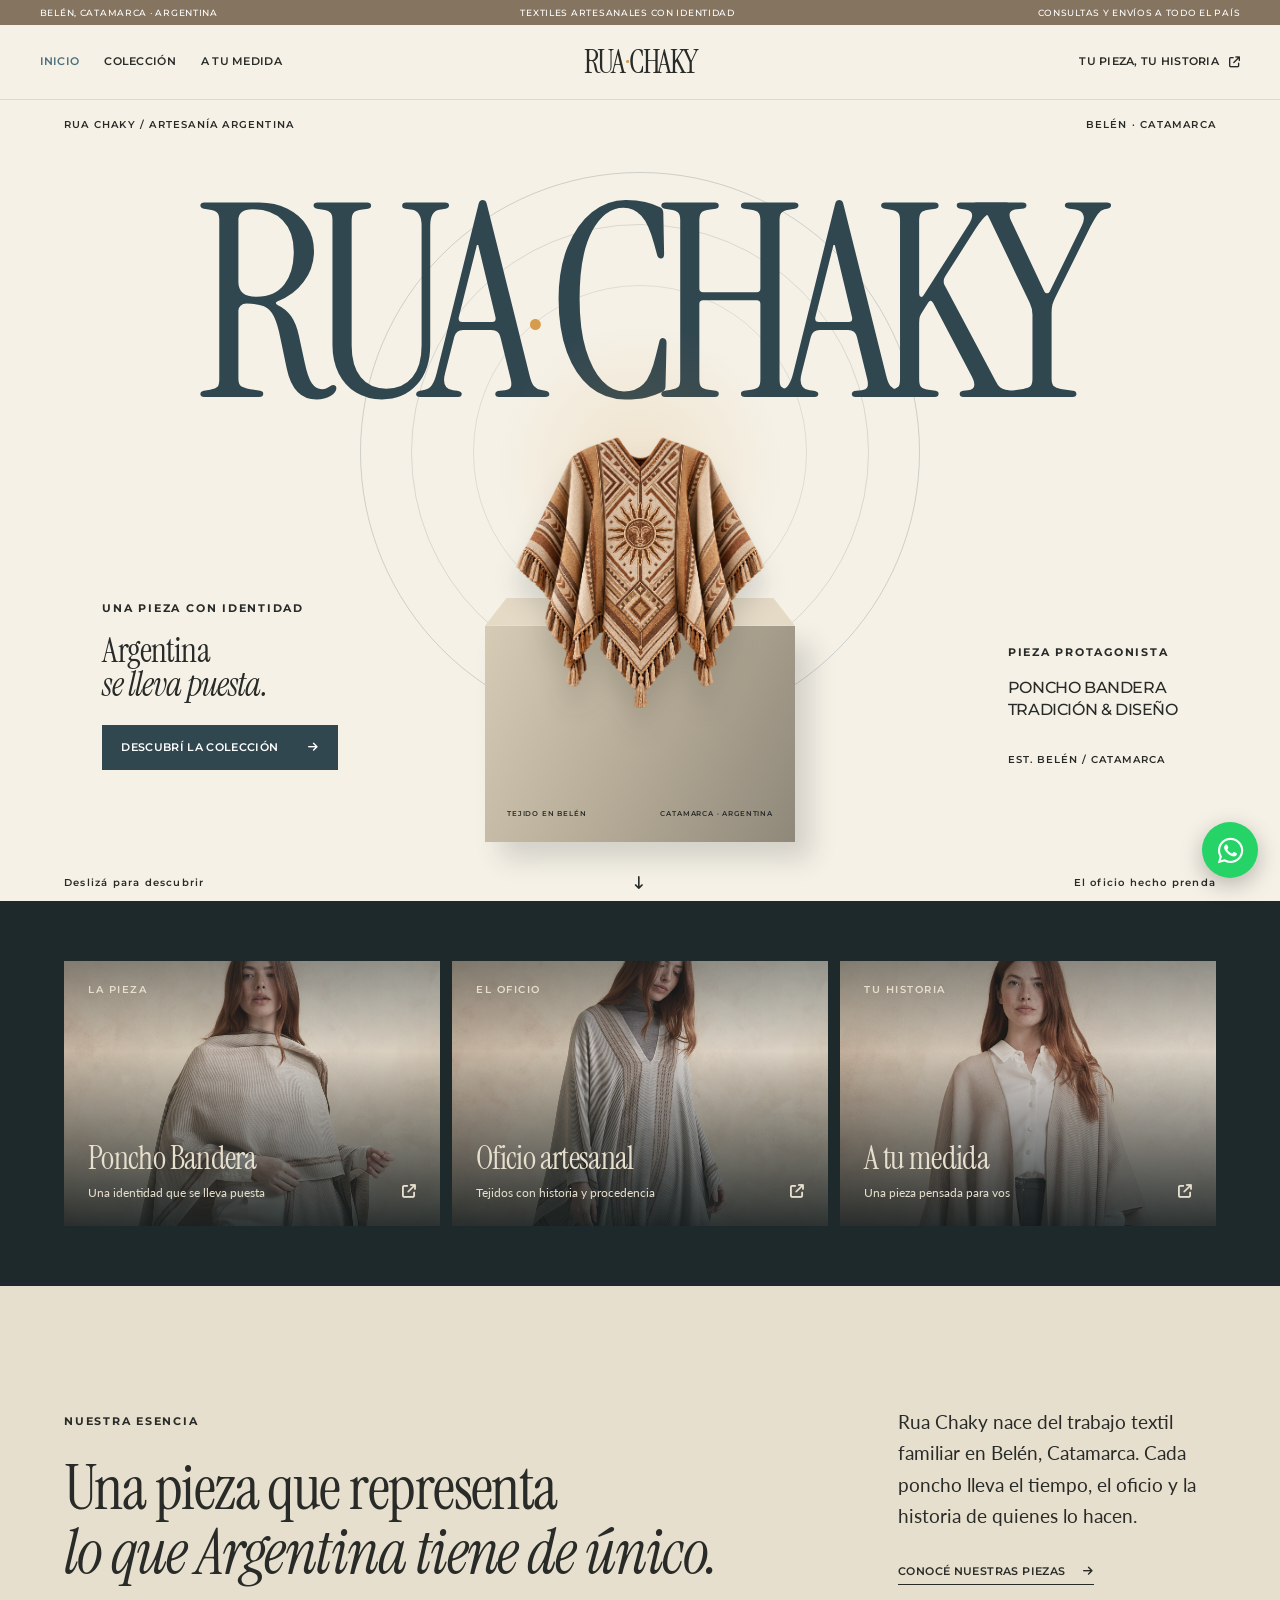
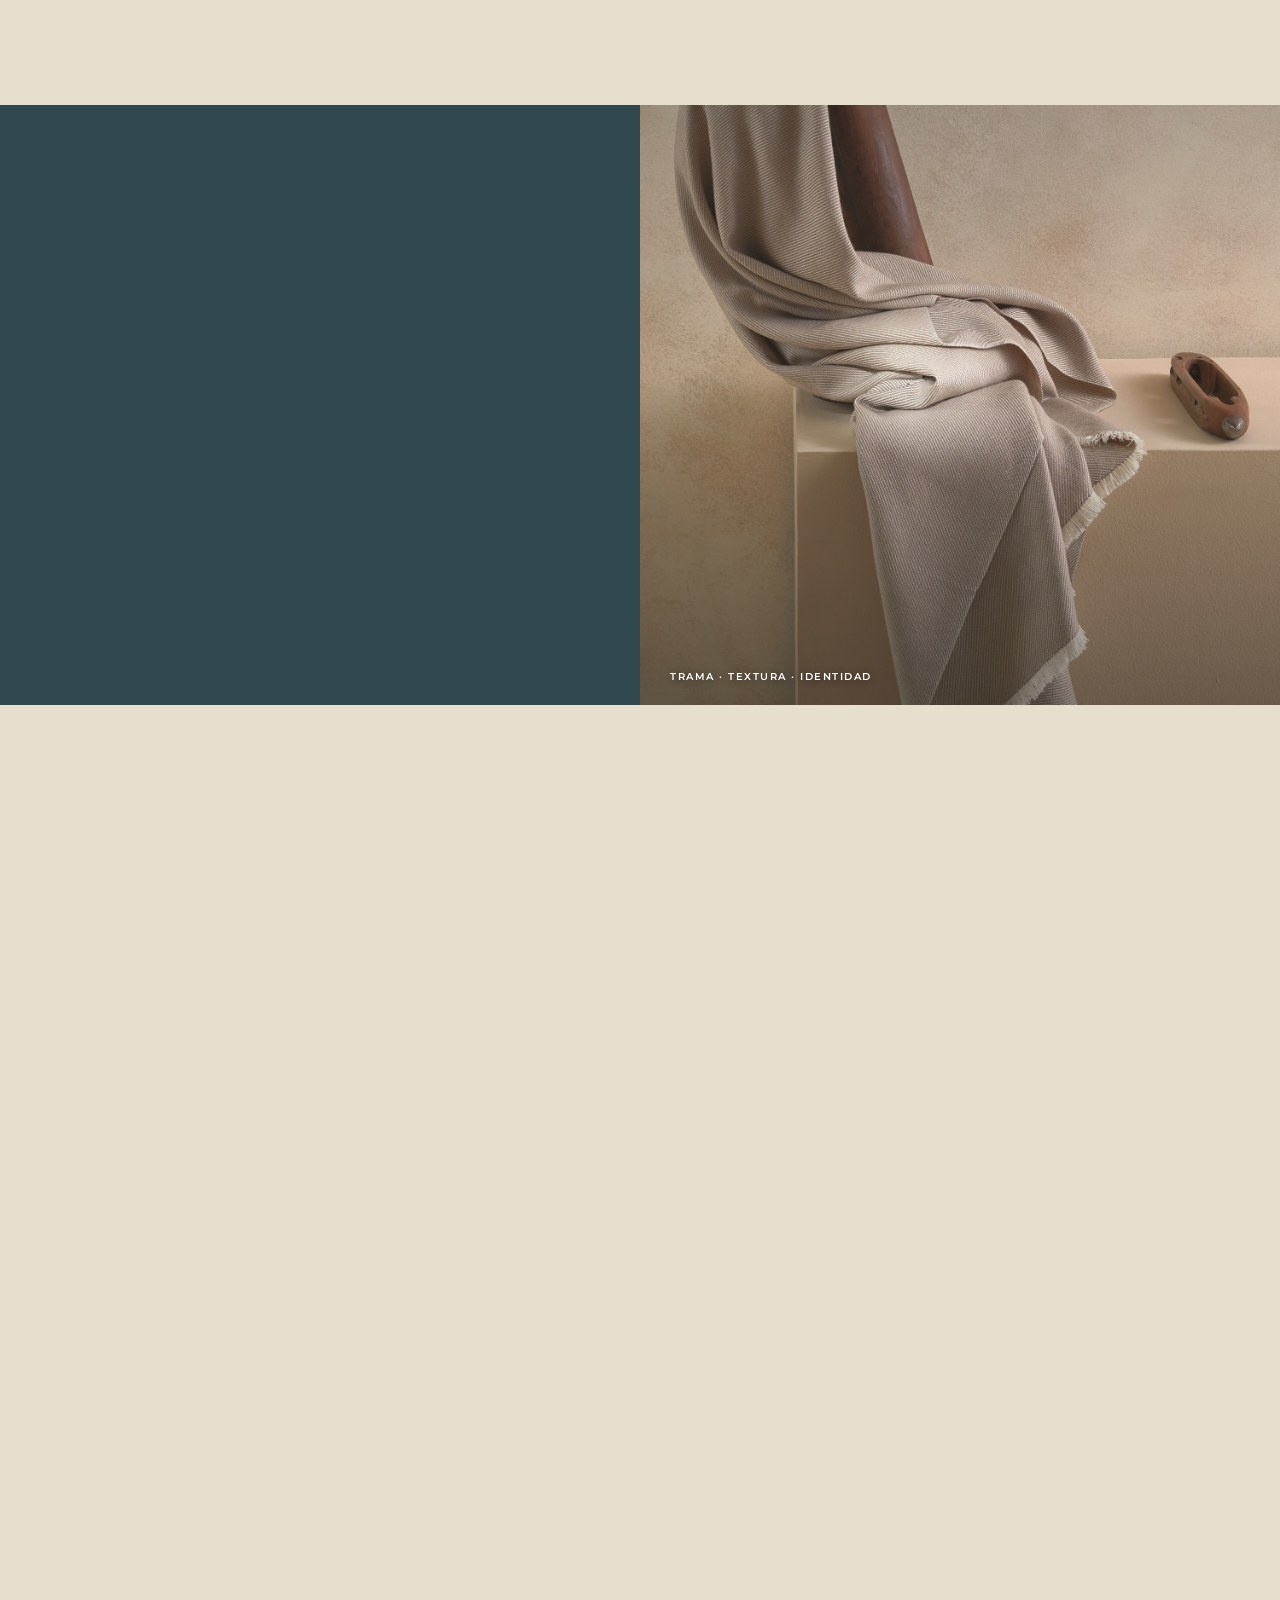
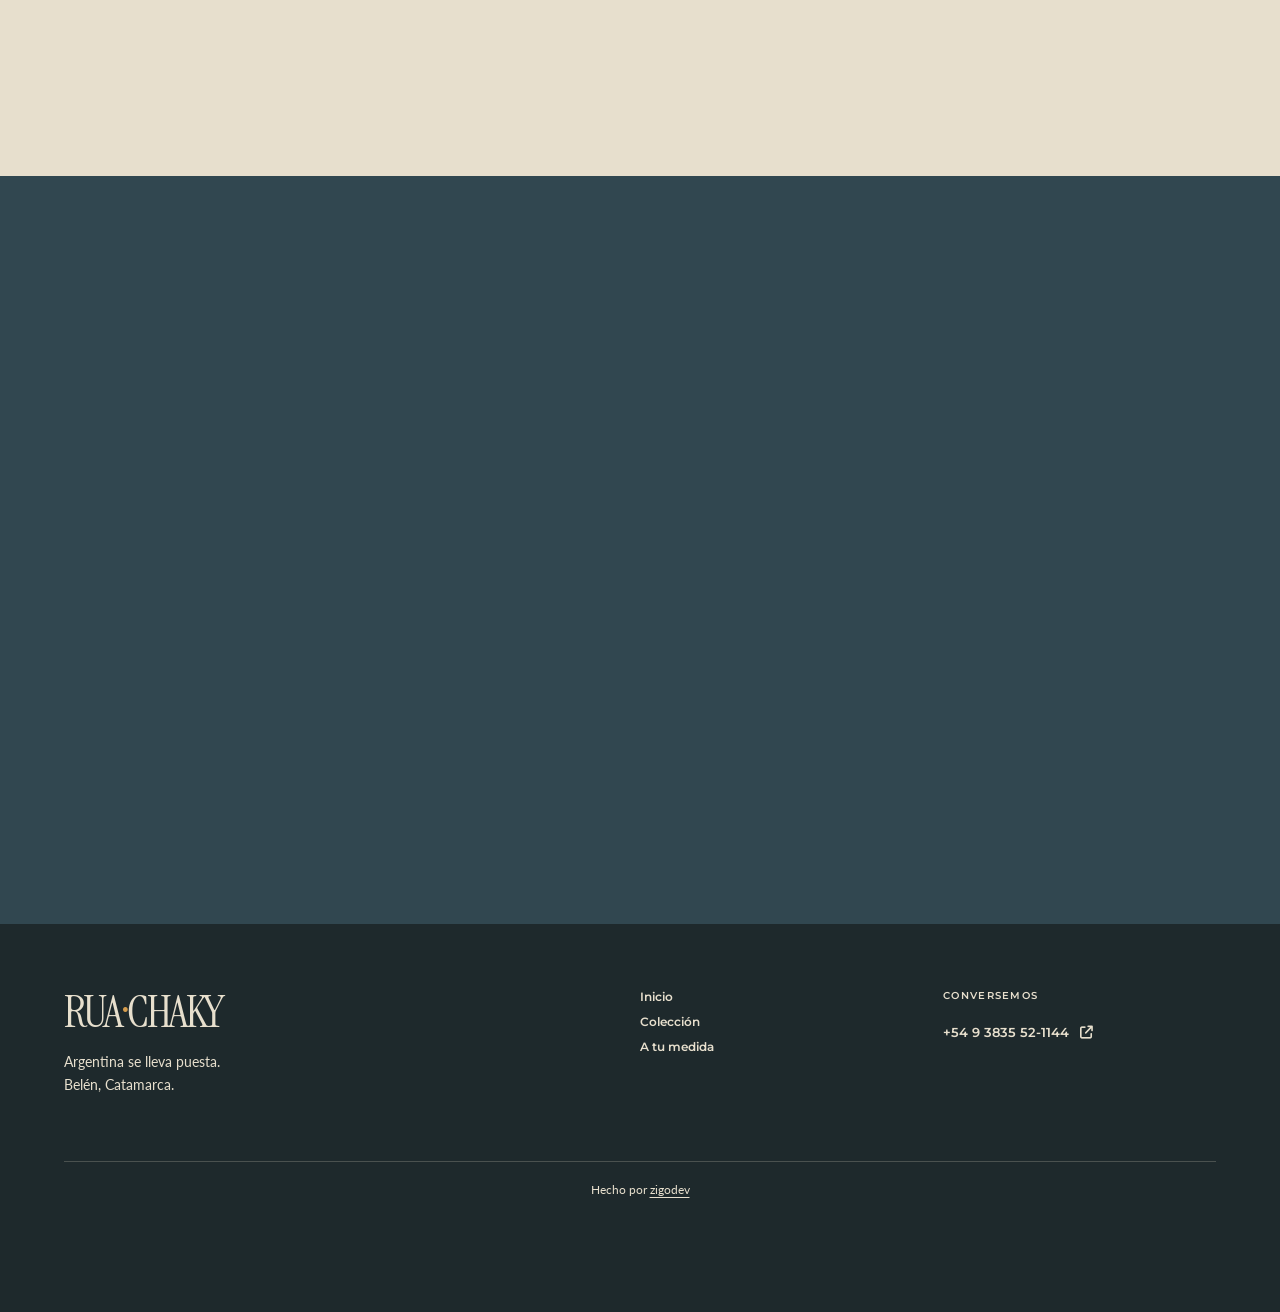
<file: index.html>
<!doctype html>
<html lang="es-AR">
<head>
  <meta charset="utf-8">
  <meta name="viewport" content="width=device-width, initial-scale=1">
  <meta name="description" content="Rua Chaky: ponchos artesanales argentinos hechos en Belén, Catamarca. Tradición textil, identidad y diseño para llevar Argentina puesta.">
  <meta property="og:title" content="Rua Chaky — Argentina se lleva puesta">
  <meta property="og:description" content="Ponchos artesanales argentinos con historia, identidad y diseño.">
  <title>Rua Chaky — Argentina se lleva puesta</title>
  <link rel="preconnect" href="https://fonts.googleapis.com">
  <link rel="preconnect" href="https://fonts.gstatic.com" crossorigin>
  <link href="https://fonts.googleapis.com/css2?family=Instrument+Serif:ital@0;1&family=Lato:wght@400;700&family=Montserrat:wght@500;600;700&display=swap" rel="stylesheet">
  <link rel="stylesheet" href="https://cdnjs.cloudflare.com/ajax/libs/font-awesome/6.6.0/css/all.min.css">
  <link rel="stylesheet" href="styles.css">
  <script src="main.js" defer></script>
</head>
<body data-page="home">
  <div class="announcement"><span>Belén, Catamarca · Argentina</span><span>Textiles artesanales con identidad</span><span>Consultas y envíos a todo el país</span></div>
  <header class="site-header">
    <nav class="nav-shell" aria-label="Navegación principal">
      <div class="nav-links nav-links-left"><a class="active" href="index.html">Inicio</a><a href="coleccion.html">Colección</a><a href="personalizado.html">A tu medida</a></div>
      <a class="brand" href="index.html" aria-label="Rua Chaky, inicio">RUA<span>·</span>CHAKY</a>
      <div class="nav-actions"><a class="nav-contact" href="personalizado.html">Tu pieza, tu historia <i class="fa-solid fa-arrow-up-right-from-square" aria-hidden="true"></i></a><button class="menu-toggle" aria-label="Abrir menú" aria-expanded="false"><span></span><span></span></button></div>
    </nav>
  </header>

  <main>
    <section class="hero home-hero" aria-labelledby="hero-title">
      <div class="hero-topline fade-in"><span>RUA CHAKY / ARTESANÍA ARGENTINA</span><span>BELÉN · CATAMARCA</span></div>
      <div class="hero-stage">
        <h1 class="hero-wordmark fade-in" id="hero-title" aria-label="Rua Chaky">RUA<span class="hero-separator" aria-hidden="true">·</span>CHAKY</h1>
        <div class="hero-orbit" aria-hidden="true"></div>
        <div class="hero-object" data-parallax>
          <div class="object-halo"></div>
          <div class="object-image"><img src="assets/ponchoposta.png" alt="Ilustración del poncho bandera de Rua Chaky"></div>
          <div class="object-plinth"><span>TEJIDO EN BELÉN</span><span>CATAMARCA · ARGENTINA</span></div>
        </div>
        <div class="hero-caption hero-caption-left fade-in"><span class="eyebrow">Una pieza con identidad</span><p>Argentina<br><em>se lleva puesta.</em></p><a class="button button-primary" href="coleccion.html">Descubrí la colección <i class="fa-solid fa-arrow-right" aria-hidden="true"></i></a></div>
        <div class="hero-caption hero-caption-right fade-in"><span class="eyebrow">Pieza protagonista</span><p>Poncho Bandera<br>Tradición & diseño</p><span class="caption-index">EST. BELÉN / CATAMARCA</span></div>
      </div>
      <div class="hero-bottom"><span>Deslizá para descubrir</span><i class="fa-solid fa-arrow-down-long" aria-hidden="true"></i><span>El oficio hecho prenda</span></div>
    </section>

    <section class="quick-links" aria-label="Explorá Rua Chaky">
      <a class="quick-link fade-in" href="coleccion.html"><img class="quick-photo" src="assets/imgs-reales/RUANAPAHUILcashmerecamel1.jpg.webp" alt="" loading="lazy"><span class="quick-kicker">LA PIEZA</span><span class="quick-copy"><strong>Poncho Bandera</strong><small>Una identidad que se lleva puesta</small></span><i class="fa-solid fa-arrow-up-right-from-square" aria-hidden="true"></i></a>
      <a class="quick-link fade-in" href="#oficio"><img class="quick-photo" src="assets/imgs-reales/ponchotelilcashmeregris3.jpg.webp" alt="" loading="lazy"><span class="quick-kicker">EL OFICIO</span><span class="quick-copy"><strong>Oficio artesanal</strong><small>Tejidos con historia y procedencia</small></span><i class="fa-solid fa-arrow-up-right-from-square" aria-hidden="true"></i></a>
      <a class="quick-link fade-in" href="personalizado.html"><img class="quick-photo" src="assets/imgs-reales/RUANA_HAUSH_camel_2.jpg.webp" alt="" loading="lazy"><span class="quick-kicker">TU HISTORIA</span><span class="quick-copy"><strong>A tu medida</strong><small>Una pieza pensada para vos</small></span><i class="fa-solid fa-arrow-up-right-from-square" aria-hidden="true"></i></a>
    </section>

    <section class="statement section-shell" id="historia">
      <div class="statement-heading fade-in"><span class="eyebrow">NUESTRA ESENCIA</span><h2>Una pieza que representa<br><em>lo que Argentina tiene de único.</em></h2></div>
      <div class="statement-body fade-in"><p>Rua Chaky nace del trabajo textil familiar en Belén, Catamarca. Cada poncho lleva el tiempo, el oficio y la historia de quienes lo hacen.</p><a class="text-link" href="coleccion.html">Conocé nuestras piezas <i class="fa-solid fa-arrow-right" aria-hidden="true"></i></a></div>
    </section>

    <section class="feature-banner" id="bandera">
      <div class="feature-copy fade-in"><span class="eyebrow">NUESTRA PIEZA EMBLEMÁTICA</span><h2>El poncho<br><em>Bandera.</em></h2><p>Un símbolo argentino reinterpretado desde el telar. Una pieza que reúne tradición artesanal, identidad cultural y diseño.</p><a class="button button-light" href="coleccion.html">Explorá la colección <i class="fa-solid fa-arrow-right" aria-hidden="true"></i></a></div>
      <div class="feature-art fade-in"><img class="feature-photo" src="assets/imgs-reales/RUANA_HAUSH_camel_detalle_2.jpg.webp" alt="Detalle de una tela tejida en tonos naturales" loading="lazy"><span class="feature-art-label">TRAMA · TEXTURA · IDENTIDAD</span></div>
    </section>

    <section class="craft section-shell" id="oficio">
      <div class="section-heading fade-in"><span class="eyebrow">EL OFICIO</span><h2>La belleza de lo<br><em>hecho a mano.</em></h2><p>La herencia textil se encuentra con una mirada contemporánea. En cada pieza se reconocen las manos, el tiempo y el territorio.</p></div>
      <div class="craft-grid">
        <article class="craft-card fade-in"><span class="craft-card-number">ORIGEN</span><i class="fa-solid fa-location-dot" aria-hidden="true"></i><h3>Belén, Catamarca</h3><p>Una región donde el oficio textil se transmite de generación en generación.</p></article>
        <article class="craft-card fade-in"><span class="craft-card-number">PROCESO</span><i class="fa-solid fa-hands-holding-circle" aria-hidden="true"></i><h3>Trabajo artesanal</h3><p>Tejidos con técnicas tradicionales, atención al detalle y tiempo propio.</p></article>
        <article class="craft-card fade-in"><span class="craft-card-number">IDENTIDAD</span><i class="fa-solid fa-fingerprint" aria-hidden="true"></i><h3>Piezas irrepetibles</h3><p>Cada poncho tiene su propio carácter; el resultado nunca es exactamente igual a otro.</p></article>
      </div>
    </section>

    <section class="consult-strip fade-in"><div><span class="eyebrow">UNA ELECCIÓN PERSONAL</span><h2>El próximo paso es <em>conversar.</em></h2></div><a class="round-arrow" href="#contacto" aria-label="Ir al formulario de contacto"><i class="fa-solid fa-arrow-down" aria-hidden="true"></i></a></section>

    <section class="home-contact" id="contacto" aria-labelledby="contacto-title">
      <div class="home-contact-copy fade-in">
        <span class="eyebrow">CONTACTO DIRECTO</span>
        <h2 id="contacto-title">Contanos qué tenés <em>en mente.</em></h2>
        <p>Una pieza especial empieza con una charla. Escribinos sobre el poncho que buscás y te respondemos personalmente.</p>
        <span class="home-contact-origin">RUA CHAKY · BELÉN, CATAMARCA</span>
      </div>
      <form class="home-contact-form fade-in" id="home-contact-form">
        <div class="home-contact-fields">
          <label>Tu nombre<input name="nombre" type="text" autocomplete="name" placeholder="¿Cómo te llamás?" required></label>
          <label>Tu WhatsApp o email<input name="contacto" type="text" autocomplete="email" placeholder="Para poder responderte" required></label>
        </div>
        <label>¿Qué te interesa?<select name="interes" required><option value="">Elegí una opción</option><option>Poncho Bandera</option><option>Ponchos artesanales</option><option>Una pieza a medida</option><option>Quiero asesoramiento</option></select></label>
        <label>Tu mensaje<textarea name="mensaje" rows="4" placeholder="Contanos un poco sobre lo que estás buscando…" required></textarea></label>
        <button class="button button-primary" type="submit">Enviar consulta por WhatsApp <i class="fa-solid fa-arrow-up-right-from-square" aria-hidden="true"></i></button>
        <p class="home-contact-note">La consulta se abre en WhatsApp para que puedas revisarla antes de enviarla.</p>
      </form>
    </section>
  </main>

  <footer class="site-footer">
    <div class="footer-main"><div><a class="footer-brand" href="index.html">RUA<span>·</span>CHAKY</a><p>Argentina se lleva puesta.<br>Belén, Catamarca.</p></div><div class="footer-links"><a href="index.html">Inicio</a><a href="coleccion.html">Colección</a><a href="personalizado.html">A tu medida</a></div><div class="footer-contact"><span>CONVERSEMOS</span><a href="https://wa.me/5493835521144" target="_blank" rel="noopener noreferrer">+54 9 3835 52-1144 <i class="fa-solid fa-arrow-up-right-from-square" aria-hidden="true"></i></a></div></div>
    <div class="footer-credit">Hecho por <a href="https://zigodev.com.ar" target="_blank" rel="noopener noreferrer">zigodev</a></div>
  </footer>
  <a class="whatsapp-float" href="https://wa.me/5493835521144?text=Hola%20Rua%20Chaky%2C%20quisiera%20consultar%20por%20sus%20ponchos" target="_blank" rel="noopener noreferrer" aria-label="Consultar por WhatsApp"><i class="fa-brands fa-whatsapp" aria-hidden="true"></i></a>
</body>
</html>
</file>
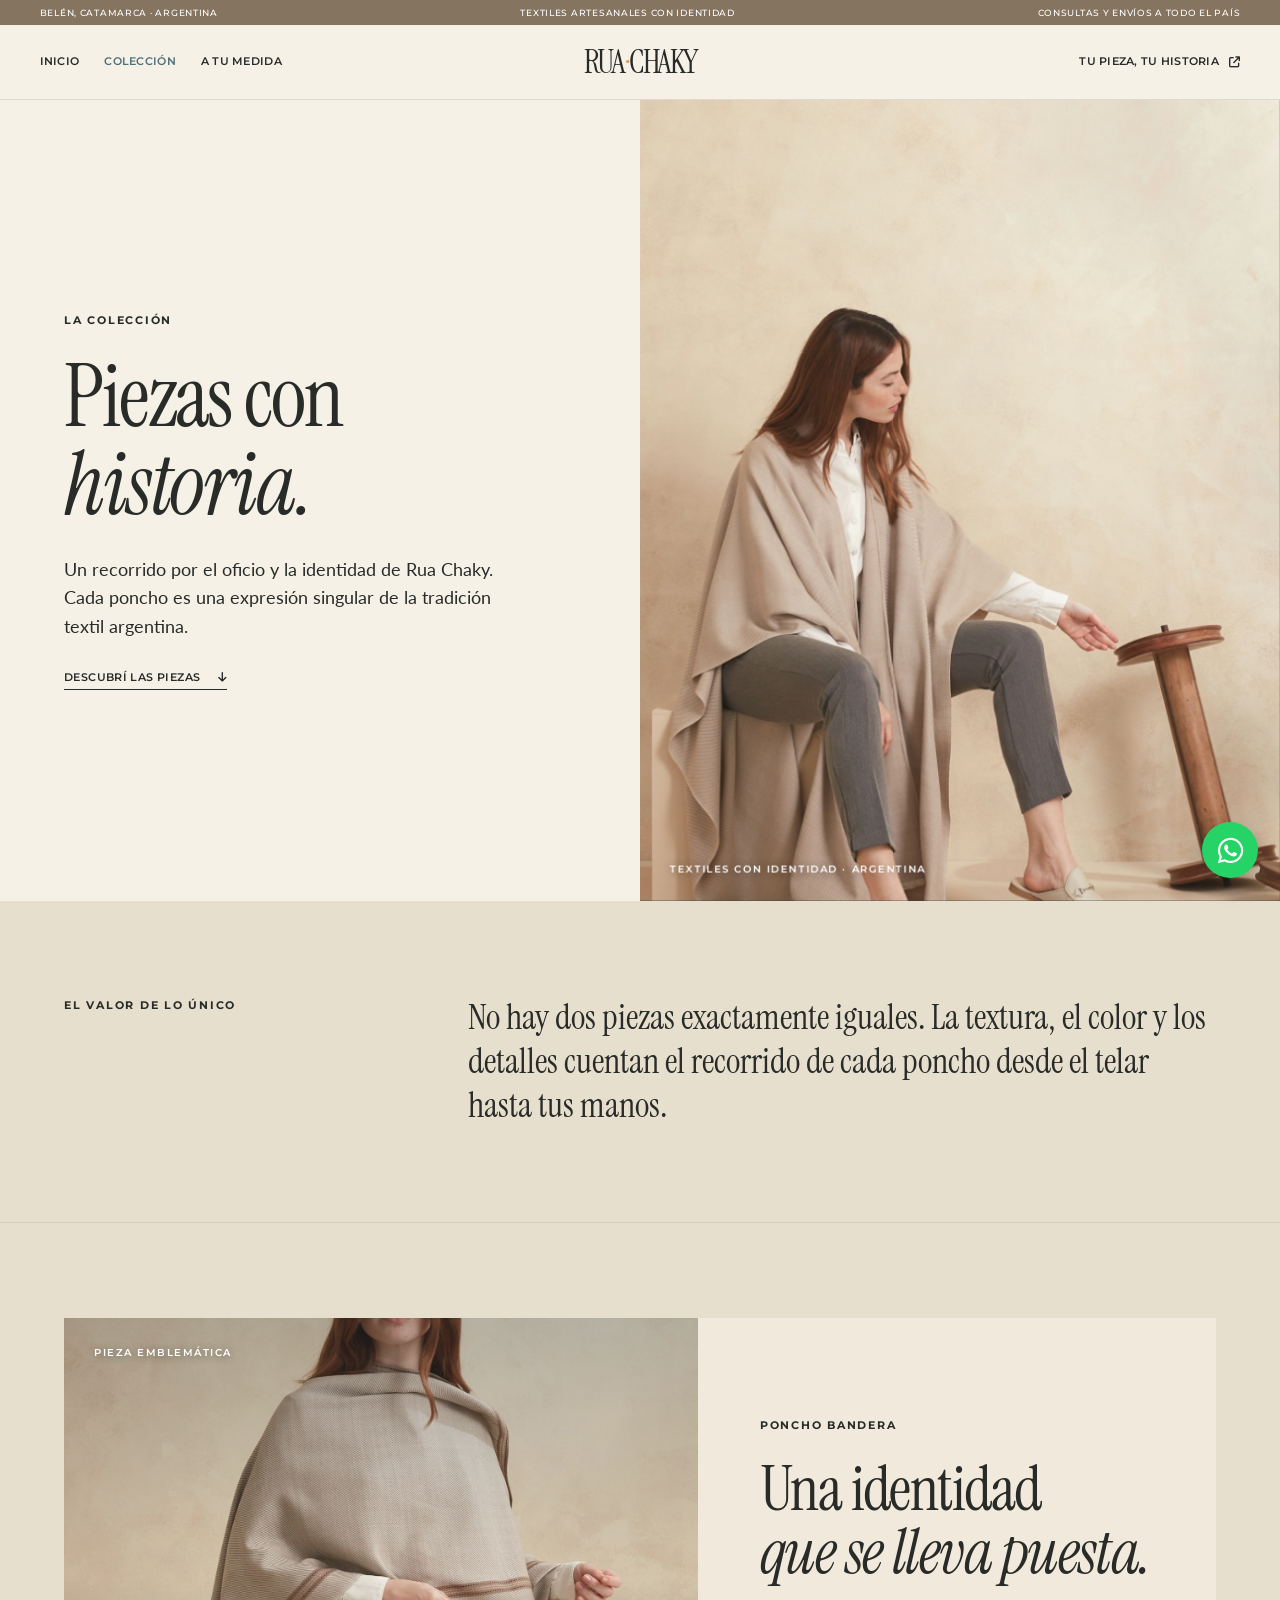
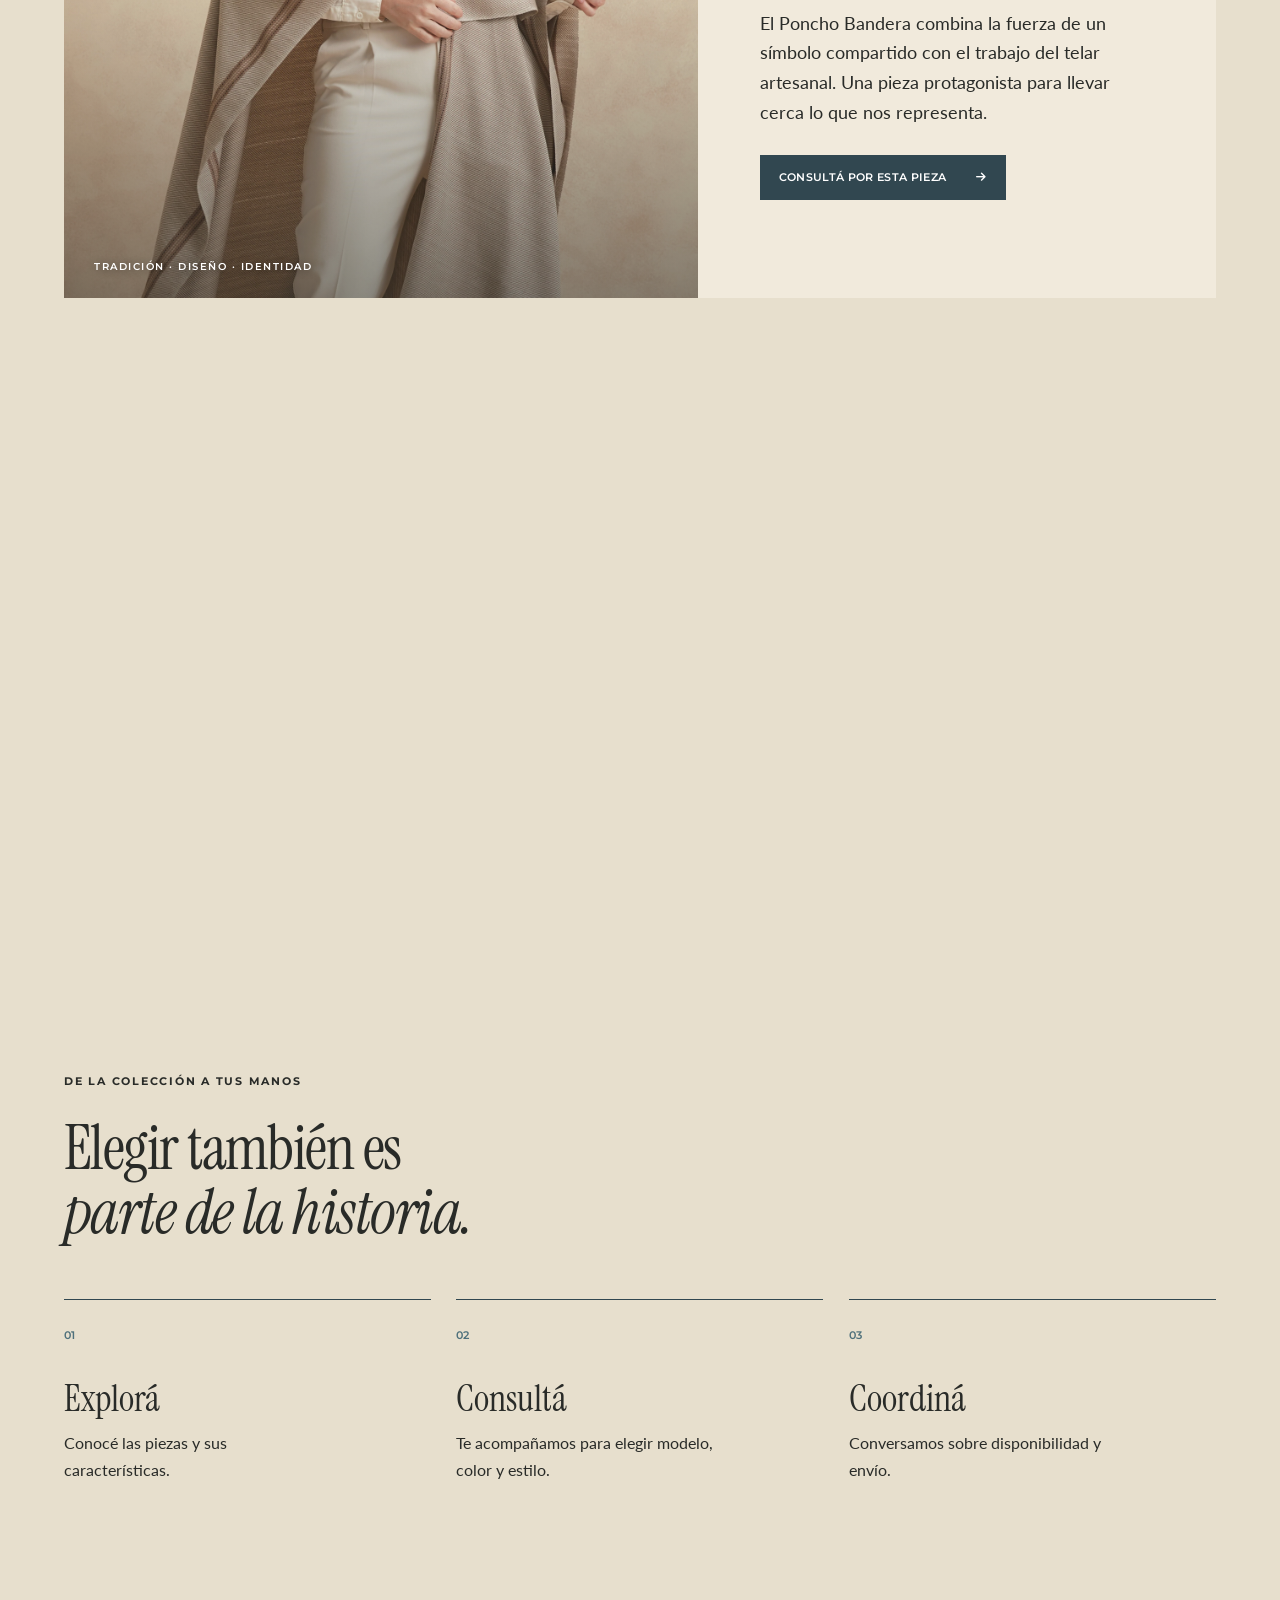
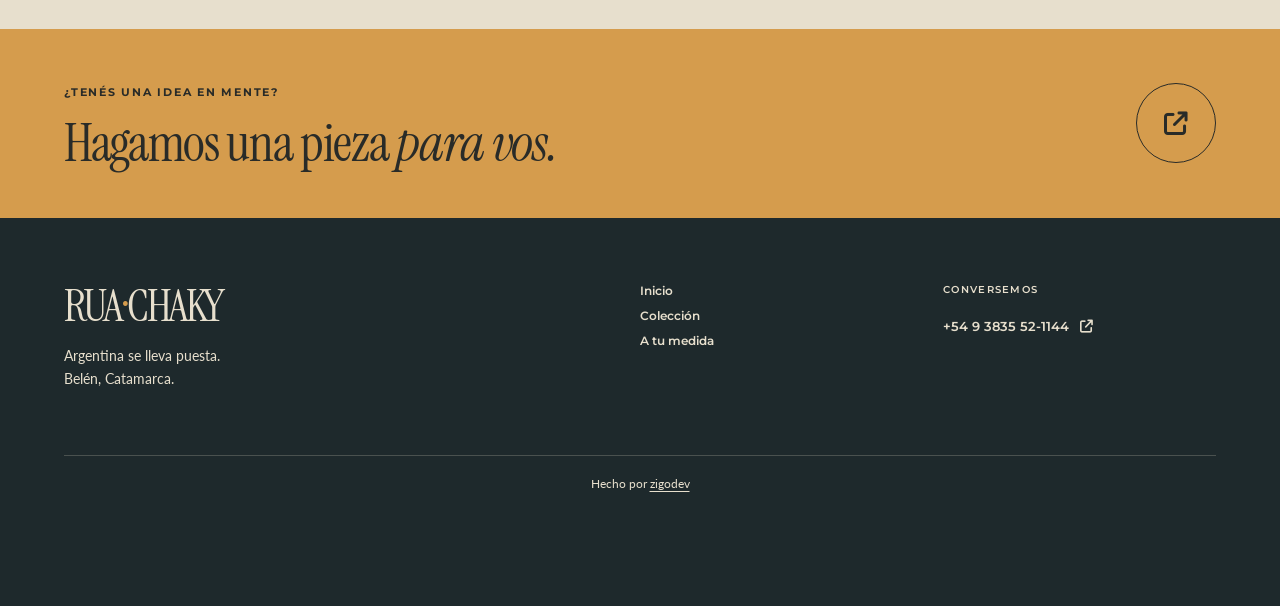
<file: coleccion.html>
<!doctype html>
<html lang="es-AR">
<head>
  <meta charset="utf-8"><meta name="viewport" content="width=device-width, initial-scale=1">
  <meta name="description" content="Conocé los ponchos artesanales de Rua Chaky: el Poncho Bandera, piezas textiles únicas y opciones personalizadas.">
  <meta property="og:title" content="Colección — Rua Chaky"><title>Colección — Rua Chaky</title>
  <link rel="preconnect" href="https://fonts.googleapis.com"><link rel="preconnect" href="https://fonts.gstatic.com" crossorigin>
  <link href="https://fonts.googleapis.com/css2?family=Instrument+Serif:ital@0;1&family=Lato:wght@400;700&family=Montserrat:wght@500;600;700&display=swap" rel="stylesheet">
  <link rel="stylesheet" href="https://cdnjs.cloudflare.com/ajax/libs/font-awesome/6.6.0/css/all.min.css"><link rel="stylesheet" href="styles.css"><script src="main.js" defer></script>
</head>
<body data-page="collection">
  <div class="announcement"><span>Belén, Catamarca · Argentina</span><span>Textiles artesanales con identidad</span><span>Consultas y envíos a todo el país</span></div>
  <header class="site-header"><nav class="nav-shell" aria-label="Navegación principal"><div class="nav-links nav-links-left"><a href="index.html">Inicio</a><a class="active" href="coleccion.html">Colección</a><a href="personalizado.html">A tu medida</a></div><a class="brand" href="index.html" aria-label="Rua Chaky, inicio">RUA<span>·</span>CHAKY</a><div class="nav-actions"><a class="nav-contact" href="personalizado.html">Tu pieza, tu historia <i class="fa-solid fa-arrow-up-right-from-square" aria-hidden="true"></i></a><button class="menu-toggle" aria-label="Abrir menú" aria-expanded="false"><span></span><span></span></button></div></nav></header>
  <main>
    <section class="inner-hero collection-hero"><div class="inner-hero-copy fade-in"><span class="eyebrow">LA COLECCIÓN</span><h1>Piezas con <em>historia.</em></h1><p>Un recorrido por el oficio y la identidad de Rua Chaky. Cada poncho es una expresión singular de la tradición textil argentina.</p><a class="text-link" href="#piezas">Descubrí las piezas <i class="fa-solid fa-arrow-down" aria-hidden="true"></i></a></div><div class="inner-hero-art fade-in"><img class="real-cover" src="assets/imgs-reales/RUANA_HAUSH_camel.jpg.webp" alt="Modelo luciendo una ruana tejida en tonos camel"><span class="inner-art-caption">TEXTILES CON IDENTIDAD · ARGENTINA</span></div></section>
    <section class="collection-intro section-shell fade-in"><span class="eyebrow">EL VALOR DE LO ÚNICO</span><p>No hay dos piezas exactamente iguales. La textura, el color y los detalles cuentan el recorrido de cada poncho desde el telar hasta tus manos.</p></section>
    <section class="product-showcase" id="piezas">
      <article class="product-panel featured-product fade-in"><div class="product-visual product-visual-bandera"><img class="real-cover" src="assets/imgs-reales/RUANAPAHUILcashmerecamel1.jpg.webp" alt="Modelo con un tejido artesanal color camel" loading="lazy"><span class="visual-kicker">PIEZA EMBLEMÁTICA</span><span class="visual-foot">TRADICIÓN · DISEÑO · IDENTIDAD</span></div><div class="product-copy"><span class="eyebrow">PONCHO BANDERA</span><h2>Una identidad<br><em>que se lleva puesta.</em></h2><p>El Poncho Bandera combina la fuerza de un símbolo compartido con el trabajo del telar artesanal. Una pieza protagonista para llevar cerca lo que nos representa.</p><a class="button button-primary" href="personalizado.html?pieza=Poncho%20Bandera">Consultá por esta pieza <i class="fa-solid fa-arrow-right" aria-hidden="true"></i></a></div></article>
      <div class="collection-cards"><article class="collection-card fade-in"><div class="collection-card-visual collection-card-blue"><img class="real-cover" src="assets/imgs-reales/ponchotelilcashmeregris3.jpg.webp" alt="Modelo con un poncho tejido gris" loading="lazy"><span>EL OFICIO</span><small>TRAMA · TIEMPO · ORIGEN</small></div><div class="collection-card-copy"><h3>Ponchos artesanales</h3><p>Modelos, colores y estilos que expresan la diversidad de un oficio vivo.</p><a class="text-link" href="personalizado.html?pieza=Poncho%20artesanal">Consultar modelos <i class="fa-solid fa-arrow-right" aria-hidden="true"></i></a></div></article><article class="collection-card fade-in"><div class="collection-card-visual collection-card-ochre"><img class="real-cover" src="assets/imgs-reales/RUANA_PAHUIL_-_cashmere_camel_detalle.jpg.webp" alt="Detalle de la trama de un tejido artesanal" loading="lazy"><span>TU PIEZA</span><small>COLOR · ESTILO · HISTORIA</small></div><div class="collection-card-copy"><h3>Hecho para vos</h3><p>Contanos qué imaginás y conversemos sobre un poncho personalizado a medida.</p><a class="text-link" href="personalizado.html">Empezar una consulta <i class="fa-solid fa-arrow-right" aria-hidden="true"></i></a></div></article></div>
    </section>
    <section class="process-section section-shell"><div class="section-heading fade-in"><span class="eyebrow">DE LA COLECCIÓN A TUS MANOS</span><h2>Elegir también es<br><em>parte de la historia.</em></h2></div><div class="process-list"><div class="process-item fade-in"><span>01</span><h3>Explorá</h3><p>Conocé las piezas y sus características.</p></div><div class="process-item fade-in"><span>02</span><h3>Consultá</h3><p>Te acompañamos para elegir modelo, color y estilo.</p></div><div class="process-item fade-in"><span>03</span><h3>Coordiná</h3><p>Conversamos sobre disponibilidad y envío.</p></div></div></section>
    <section class="consult-strip fade-in"><div><span class="eyebrow">¿TENÉS UNA IDEA EN MENTE?</span><h2>Hagamos una pieza <em>para vos.</em></h2></div><a class="round-arrow" href="personalizado.html" aria-label="Ir a consultas personalizadas"><i class="fa-solid fa-arrow-up-right-from-square" aria-hidden="true"></i></a></section>
  </main>
  <footer class="site-footer"><div class="footer-main"><div><a class="footer-brand" href="index.html">RUA<span>·</span>CHAKY</a><p>Argentina se lleva puesta.<br>Belén, Catamarca.</p></div><div class="footer-links"><a href="index.html">Inicio</a><a href="coleccion.html">Colección</a><a href="personalizado.html">A tu medida</a></div><div class="footer-contact"><span>CONVERSEMOS</span><a href="https://wa.me/5493835521144" target="_blank" rel="noopener noreferrer">+54 9 3835 52-1144 <i class="fa-solid fa-arrow-up-right-from-square" aria-hidden="true"></i></a></div></div><div class="footer-credit">Hecho por <a href="https://zigodev.com.ar" target="_blank" rel="noopener noreferrer">zigodev</a></div></footer>
  <a class="whatsapp-float" href="https://wa.me/5493835521144?text=Hola%20Rua%20Chaky%2C%20quisiera%20consultar%20por%20sus%20ponchos" target="_blank" rel="noopener noreferrer" aria-label="Consultar por WhatsApp"><i class="fa-brands fa-whatsapp" aria-hidden="true"></i></a>
</body></html>
</file>
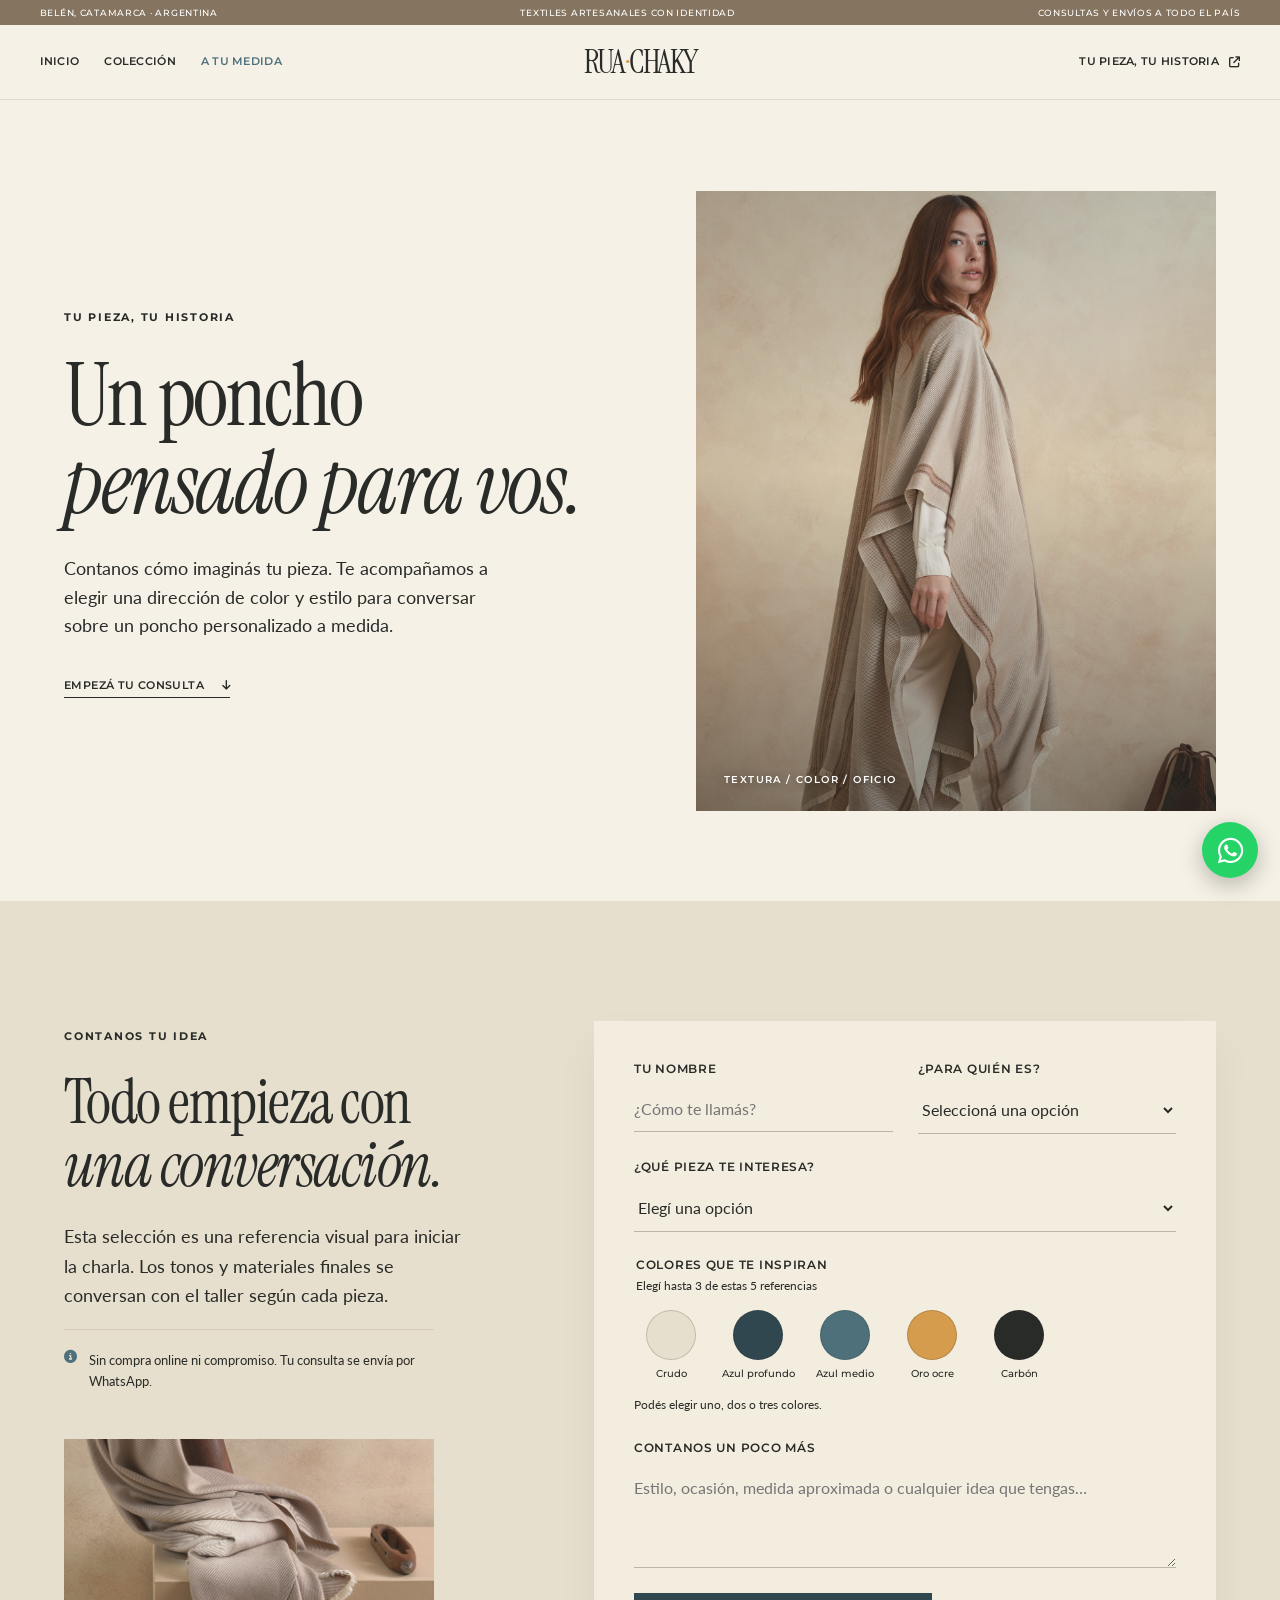
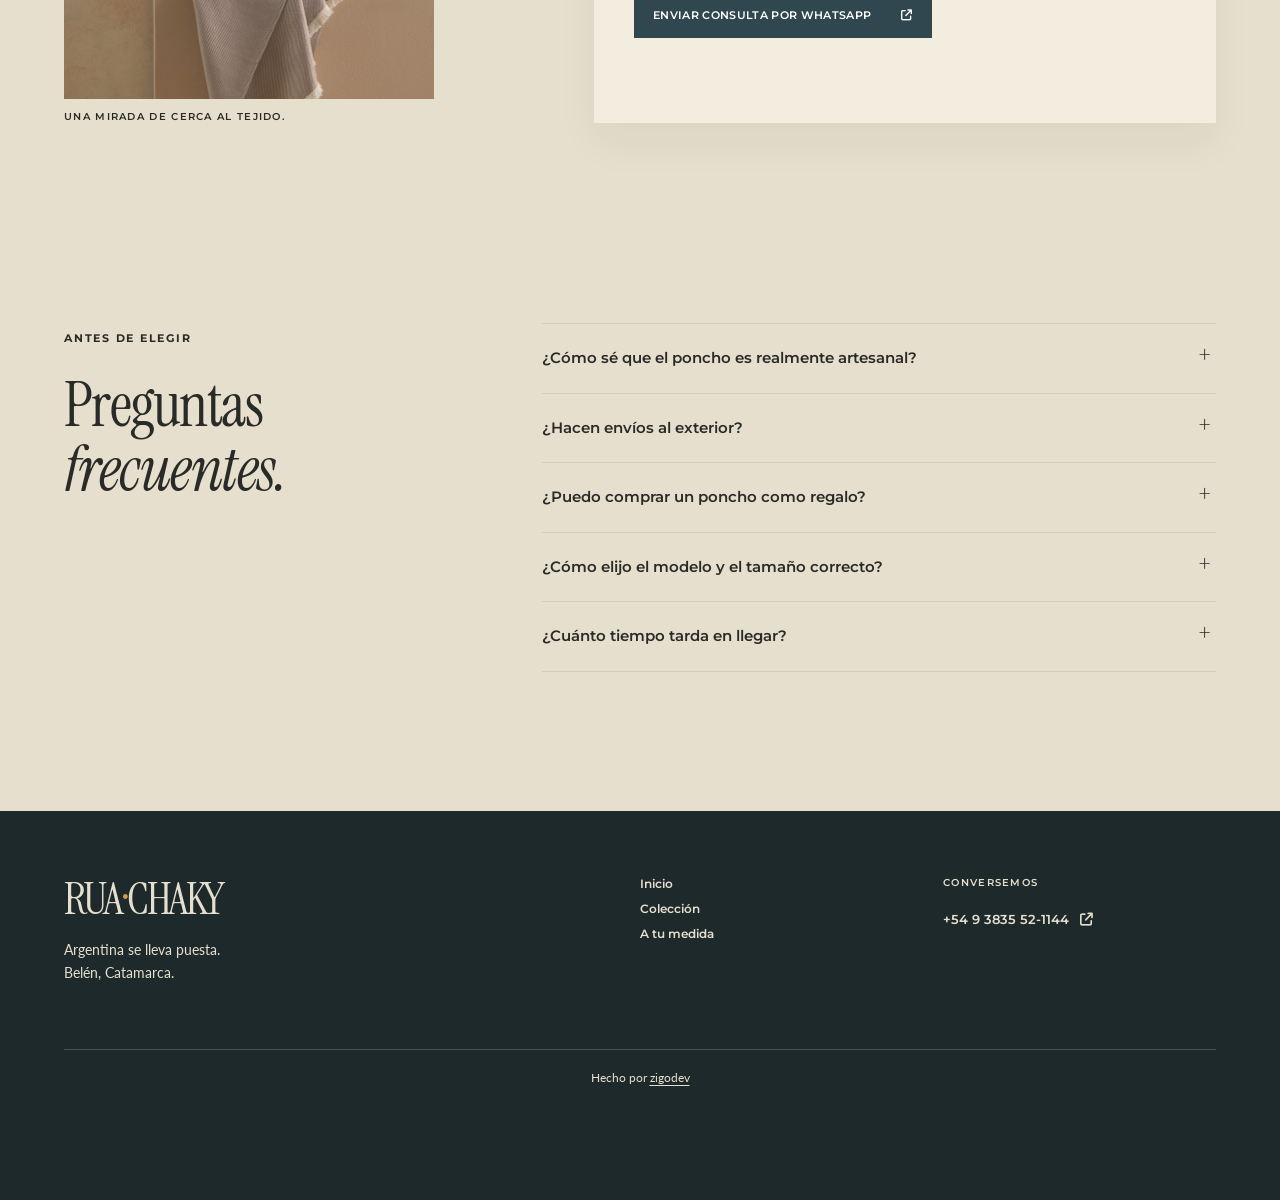
<file: personalizado.html>
<!doctype html>
<html lang="es-AR">
<head>
  <meta charset="utf-8"><meta name="viewport" content="width=device-width, initial-scale=1">
  <meta name="description" content="Consultá por un poncho personalizado Rua Chaky. Elegí colores de referencia y contanos cómo imaginás tu pieza.">
  <meta property="og:title" content="A tu medida — Rua Chaky"><title>A tu medida — Rua Chaky</title>
  <link rel="preconnect" href="https://fonts.googleapis.com"><link rel="preconnect" href="https://fonts.gstatic.com" crossorigin>
  <link href="https://fonts.googleapis.com/css2?family=Instrument+Serif:ital@0;1&family=Lato:wght@400;700&family=Montserrat:wght@500;600;700&display=swap" rel="stylesheet">
  <link rel="stylesheet" href="https://cdnjs.cloudflare.com/ajax/libs/font-awesome/6.6.0/css/all.min.css"><link rel="stylesheet" href="styles.css"><script src="main.js" defer></script>
</head>
<body data-page="custom">
  <div class="announcement"><span>Belén, Catamarca · Argentina</span><span>Textiles artesanales con identidad</span><span>Consultas y envíos a todo el país</span></div>
  <header class="site-header"><nav class="nav-shell" aria-label="Navegación principal"><div class="nav-links nav-links-left"><a href="index.html">Inicio</a><a href="coleccion.html">Colección</a><a class="active" href="personalizado.html">A tu medida</a></div><a class="brand" href="index.html" aria-label="Rua Chaky, inicio">RUA<span>·</span>CHAKY</a><div class="nav-actions"><a class="nav-contact" href="personalizado.html">Tu pieza, tu historia <i class="fa-solid fa-arrow-up-right-from-square" aria-hidden="true"></i></a><button class="menu-toggle" aria-label="Abrir menú" aria-expanded="false"><span></span><span></span></button></div></nav></header>
  <main>
    <section class="custom-hero section-shell"><div class="custom-hero-copy fade-in"><span class="eyebrow">TU PIEZA, TU HISTORIA</span><h1>Un poncho<br><em>pensado para vos.</em></h1><p>Contanos cómo imaginás tu pieza. Te acompañamos a elegir una dirección de color y estilo para conversar sobre un poncho personalizado a medida.</p><a class="text-link" href="#consulta">Empezá tu consulta <i class="fa-solid fa-arrow-down" aria-hidden="true"></i></a></div><div class="custom-hero-art fade-in"><img class="real-cover" src="assets/imgs-reales/RUANAPAHUIL-cashmerecamel3.jpg.webp" alt="Modelo luciendo una ruana artesanal de perfil"><span>TEXTURA / COLOR / OFICIO</span></div></section>
    <section class="custom-form-section" id="consulta"><div class="custom-form-intro fade-in"><span class="eyebrow">CONTANOS TU IDEA</span><h2>Todo empieza con<br><em>una conversación.</em></h2><p>Esta selección es una referencia visual para iniciar la charla. Los tonos y materiales finales se conversan con el taller según cada pieza.</p><div class="small-note"><i class="fa-solid fa-circle-info" aria-hidden="true"></i> Sin compra online ni compromiso. Tu consulta se envía por WhatsApp.</div><figure class="custom-detail"><img src="assets/imgs-reales/RUANA_HAUSH_camel_detalle_2.jpg.webp" alt="Textil artesanal drapeado en tonos naturales" loading="lazy"><figcaption>Una mirada de cerca al tejido.</figcaption></figure></div><form class="custom-form fade-in" id="custom-form"><div class="field-row"><label>Tu nombre <input name="nombre" type="text" autocomplete="name" placeholder="¿Cómo te llamás?" required></label><label>¿Para quién es? <select name="destinatario" required><option value="">Seleccioná una opción</option><option>Para mí</option><option>Para regalar</option><option>Para otra persona</option></select></label></div><label>¿Qué pieza te interesa? <select name="pieza" id="pieza" required><option value="">Elegí una opción</option><option>Poncho Bandera</option><option>Poncho artesanal</option><option>Poncho personalizado</option><option>Quiero asesoramiento</option></select></label><fieldset class="color-fieldset"><legend>Colores que te inspiran <small>Elegí hasta 3 de estas 5 referencias</small></legend><div class="swatches"><label class="swatch"><input type="checkbox" name="color" value="Crudo"><span class="swatch-color" style="--swatch:#E7DFCD"></span><span>Crudo</span></label><label class="swatch"><input type="checkbox" name="color" value="Azul profundo"><span class="swatch-color" style="--swatch:#314750"></span><span>Azul profundo</span></label><label class="swatch"><input type="checkbox" name="color" value="Azul medio"><span class="swatch-color" style="--swatch:#4E707B"></span><span>Azul medio</span></label><label class="swatch"><input type="checkbox" name="color" value="Oro ocre"><span class="swatch-color" style="--swatch:#D59C4D"></span><span>Oro ocre</span></label><label class="swatch"><input type="checkbox" name="color" value="Carbón"><span class="swatch-color" style="--swatch:#292B28"></span><span>Carbón</span></label></div><p class="form-hint" id="color-hint" aria-live="polite">Podés elegir uno, dos o tres colores.</p></fieldset><label>Contanos un poco más <textarea name="detalle" rows="4" placeholder="Estilo, ocasión, medida aproximada o cualquier idea que tengas…"></textarea></label><button class="button button-primary form-submit" type="submit">Enviar consulta por WhatsApp <i class="fa-solid fa-arrow-up-right-from-square" aria-hidden="true"></i></button></form></section>
    <section class="faq-section section-shell"><div class="section-heading fade-in"><span class="eyebrow">ANTES DE ELEGIR</span><h2>Preguntas<br><em>frecuentes.</em></h2></div><div class="faq-list fade-in"><details><summary>¿Cómo sé que el poncho es realmente artesanal?</summary><p>Rua Chaky elabora sus piezas en Belén, Catamarca, con tradición textil regional y tintes naturales. Podés consultarnos y te contamos el proceso detrás de cada modelo.</p></details><details><summary>¿Hacen envíos al exterior?</summary><p>Sí. Coordinamos envíos dentro de Argentina y al exterior. Escribinos para conocer tiempos y costos según tu destino.</p></details><details><summary>¿Puedo comprar un poncho como regalo?</summary><p>Sí. Consultanos y te ayudamos a elegir el modelo ideal y la mejor forma de enviarlo.</p></details><details><summary>¿Cómo elijo el modelo y el tamaño correcto?</summary><p>Antes de confirmar, podés consultarnos por modelos disponibles, medidas y características de cada pieza. Te acompañamos en la decisión.</p></details><details><summary>¿Cuánto tiempo tarda en llegar?</summary><p>Los tiempos dependen del destino y de la disponibilidad de la pieza. Escribinos y te damos una estimación concreta.</p></details></div></section>
  </main>
  <footer class="site-footer"><div class="footer-main"><div><a class="footer-brand" href="index.html">RUA<span>·</span>CHAKY</a><p>Argentina se lleva puesta.<br>Belén, Catamarca.</p></div><div class="footer-links"><a href="index.html">Inicio</a><a href="coleccion.html">Colección</a><a href="personalizado.html">A tu medida</a></div><div class="footer-contact"><span>CONVERSEMOS</span><a href="https://wa.me/5493835521144" target="_blank" rel="noopener noreferrer">+54 9 3835 52-1144 <i class="fa-solid fa-arrow-up-right-from-square" aria-hidden="true"></i></a></div></div><div class="footer-credit">Hecho por <a href="https://zigodev.com.ar" target="_blank" rel="noopener noreferrer">zigodev</a></div></footer>
  <a class="whatsapp-float" href="https://wa.me/5493835521144?text=Hola%20Rua%20Chaky%2C%20quisiera%20consultar%20por%20sus%20ponchos" target="_blank" rel="noopener noreferrer" aria-label="Consultar por WhatsApp"><i class="fa-brands fa-whatsapp" aria-hidden="true"></i></a>
</body></html>
</file>
<file: styles.css>
:root {
  --crudo: #e7dfcd;
  --petroleo: #314750;
  --petroleo-medio: #4e707b;
  --ocre: #d59c4d;
  --carbon: #292b28;
  --salvia: #8fa9a0;
  --borde: #d5cbb9;
  --blanco: #f5f1e7;
  --display: "Instrument Serif", Georgia, serif;
  --heading: "Montserrat", Arial, sans-serif;
  --body: "Lato", Arial, sans-serif;
}
* {
  box-sizing: border-box;
}
html {
  scroll-behavior: smooth;
}
body {
  margin: 0;
  background: var(--crudo);
  color: var(--carbon);
  font-family: var(--body);
  font-size: 16px;
  line-height: 1.65;
  overflow-x: hidden;
}
a {
  color: inherit;
  text-decoration: none;
}
button,
input,
select,
textarea {
  font: inherit;
}
button {
  cursor: pointer;
}
img {
  display: block;
  max-width: 100%;
}
h1,
h2,
h3,
p {
  margin-top: 0;
}
h1,
h2 {
  font-family: var(--display);
  font-weight: 400;
  line-height: 1.02;
  letter-spacing: -0.025em;
}
em {
  font-weight: 400;
}
a:focus-visible,
button:focus-visible,
input:focus-visible,
select:focus-visible,
textarea:focus-visible,
summary:focus-visible {
  outline: 2px solid var(--ocre);
  outline-offset: 4px;
}
.eyebrow {
  font-family: var(--heading);
  font-size: 11px;
  font-weight: 700;
  letter-spacing: 0.16em;
  text-transform: uppercase;
}
.announcement {
  height: 25px;
  background: #85745f;
  color: #fff;
  display: flex;
  justify-content: space-between;
  align-items: center;
  padding: 0 3.1%;
  font: 500 9px/1 var(--heading);
  letter-spacing: 0.08em;
  text-transform: uppercase;
}
.site-header {
  position: relative;
  z-index: 30;
  background: var(--blanco);
  border-bottom: 1px solid rgba(41, 43, 40, 0.12);
}
.nav-shell {
  height: 74px;
  max-width: 1600px;
  margin: auto;
  padding: 0 3.1%;
  display: grid;
  grid-template-columns: 1fr auto 1fr;
  align-items: center;
  gap: 20px;
}
.nav-links,
.nav-actions {
  display: flex;
  align-items: center;
  gap: 25px;
}
.nav-links a,
.nav-contact {
  font: 600 11px/1.2 var(--heading);
  text-transform: uppercase;
  letter-spacing: 0.025em;
  transition: color 0.2s;
}
.nav-links a:hover,
.nav-links a.active,
.nav-contact:hover {
  color: var(--petroleo-medio);
}
.nav-actions {
  justify-content: flex-end;
}
.nav-contact {
  display: inline-flex;
  align-items: center;
  gap: 10px;
}
.nav-contact i {
  font-size: 11px;
}
.brand,
.footer-brand {
  font: 400 32px/1 var(--display);
  letter-spacing: -0.06em;
  white-space: nowrap;
}
.brand span,
.footer-brand span {
  color: var(--ocre);
  margin: 0 2px;
}
.menu-toggle {
  display: none;
  width: 36px;
  height: 36px;
  border: 0;
  background: transparent;
  padding: 7px;
}
.menu-toggle span {
  display: block;
  height: 1.5px;
  background: var(--carbon);
  margin: 7px 0;
  transition: transform 0.25s;
}
.section-shell {
  max-width: 1440px;
  margin: auto;
  padding-left: 5%;
  padding-right: 5%;
}
.button {
  display: inline-flex;
  align-items: center;
  justify-content: space-between;
  gap: 30px;
  min-height: 45px;
  padding: 12px 18px;
  font: 600 11px/1.2 var(--heading);
  text-transform: uppercase;
  letter-spacing: 0.03em;
  border: 1px solid transparent;
  transition:
    background 0.25s,
    color 0.25s,
    transform 0.25s;
}
.button:hover {
  transform: translateY(-3px);
}
.button-primary {
  background: var(--petroleo);
  color: #fff;
  border-color: var(--petroleo);
}
.button-primary:hover {
  background: transparent;
  color: var(--petroleo);
}
.button-light {
  background: var(--crudo);
  color: var(--petroleo);
  border-color: var(--crudo);
}
.button-light:hover {
  background: transparent;
  color: var(--crudo);
}
.text-link {
  display: inline-flex;
  align-items: center;
  gap: 18px;
  border-bottom: 1px solid currentColor;
  padding-bottom: 5px;
  font: 600 11px/1.2 var(--heading);
  text-transform: uppercase;
  letter-spacing: 0.035em;
}
.text-link i {
  transition: transform 0.2s;
}
.text-link:hover i {
  transform: translateX(4px);
}
/* Portada: tipografía monumental detrás del poncho entregado. */
.home-hero {
  height: calc(100svh - 99px);
  min-height: 520px;
  max-height: 850px;
  position: relative;
  background: var(--blanco);
  overflow: hidden;
  display: flex;
  flex-direction: column;
}
.hero-topline,
.hero-bottom {
  height: 42px;
  flex: none;
  display: flex;
  align-items: center;
  justify-content: space-between;
  padding: 0 5%;
  font: 600 10px/1 var(--heading);
  letter-spacing: 0.12em;
}
.hero-topline {
  padding-top: 7px;
}
.hero-bottom {
  height: 37px;
  position: relative;
}
.hero-bottom i {
  position: absolute;
  left: 50%;
  transform: translateX(-50%);
  font-size: 13px;
}
.hero-stage {
  position: relative;
  flex: 1;
  min-height: 0;
}
.hero-wordmark {
  position: absolute;
  z-index: 1;
  left: 50%;
  top: 4%;
  transform: translateX(-50%);
  width: 100%;
  margin: 0;
  text-align: center;
  white-space: nowrap;
  color: var(--petroleo);
  font-size: 270px;
  line-height: 1;
  letter-spacing: -0.08em;
  pointer-events: none;
}
.hero-separator {
  display: inline-block;
  margin: 0 0.07em;
  color: var(--ocre);
  font-size: 0.38em;
  letter-spacing: 0;
  transform: translateY(-0.34em);
}
.hero-orbit {
  position: absolute;
  z-index: 0;
  left: 50%;
  top: 43%;
  transform: translate(-50%, -50%);
  width: min(44vw, 560px);
  aspect-ratio: 1;
  border: 1px solid rgba(49, 71, 80, 0.13);
  border-radius: 50%;
}
.hero-orbit:before,
.hero-orbit:after {
  content: "";
  position: absolute;
  inset: 9%;
  border: 1px solid rgba(49, 71, 80, 0.08);
  border-radius: 50%;
}
.hero-orbit:after {
  inset: 20%;
}
.hero-object {
  position: absolute;
  z-index: 3;
  width: 500px;
  height: 100%;
  left: 50%;
  top: 0;
  transform: translateX(-50%);
  pointer-events: none;
  transition: transform 0.25s ease-out;
}
.object-halo {
  position: absolute;
  left: 50%;
  top: 45%;
  transform: translate(-50%, -50%);
  width: 300px;
  height: 300px;
  border-radius: 50%;
  background: radial-gradient(
    circle,
    rgba(213, 156, 77, 0.17),
    transparent 68%
  );
}
.object-image {
  position: absolute;
  z-index: 2;
  left: 50%;
  top: 0;
  width: 920px;
  height: 100%;
  transform: translateX(-50%);
  overflow: hidden;
}
.object-image img {
  position: absolute;
  left: 50%;
  top: 60%;
  width: 280px;
  max-width: none;
  transform: translate(-50%, -50%);
  filter: drop-shadow(0 20px 13px rgba(29, 40, 40, 0.16));
}
.object-plinth {
  position: absolute;
  z-index: 1;
  left: 50%;
  bottom: 3%;
  transform: translateX(-50%);
  width: 310px;
  height: 30%;
  min-height: 135px;
  padding: 24px 22px;
  display: flex;
  justify-content: space-between;
  align-items: flex-end;
  gap: 12px;
  background: linear-gradient(115deg, #d6cbb5, #b6ab97 50%, #8f887a);
  box-shadow: 16px 17px 24px rgba(36, 42, 36, 0.16);
  font: 600 7px/1.3 var(--heading);
  letter-spacing: 0.12em;
}
.object-plinth:before {
  content: "";
  position: absolute;
  bottom: 100%;
  left: 0;
  width: 100%;
  height: 28px;
  background: #e5dac6;
  clip-path: polygon(7% 0, 100% 0, 100% 100%, 0 100%);
}
.object-plinth span {
  position: relative;
  z-index: 1;
}
.hero-caption {
  position: absolute;
  z-index: 5;
  bottom: 13%;
  max-width: 280px;
}
.hero-caption-left {
  left: 8%;
}
.hero-caption-right {
  right: 8%;
  text-align: left;
}
.hero-caption p {
  margin: 14px 0 22px;
  font: 400 34px/1.02 var(--display);
  letter-spacing: -0.025em;
}
.hero-caption-right p {
  font: 500 16px/1.4 var(--heading);
  text-transform: uppercase;
  margin-bottom: 22px;
}
.caption-index {
  font: 600 10px/1 var(--heading);
  letter-spacing: 0.1em;
}
.quick-links {
  background: #1e292c;
  color: var(--crudo);
  padding: 60px 5%;
  display: grid;
  grid-template-columns: repeat(3, 1fr);
  gap: 0;
}
.quick-link {
  min-width: 0;
  display: flex;
  align-items: center;
  gap: 18px;
  padding: 10px 24px;
  border-right: 1px solid rgba(231, 223, 205, 0.22);
  transition: background 0.25s;
}
.quick-link:first-child {
  padding-left: 0;
}
.quick-link:last-child {
  border: 0;
}
.quick-link:hover {
  background: rgba(255, 255, 255, 0.06);
}
.quick-kicker {
  font: 600 10px var(--heading);
  opacity: 0.6;
  align-self: flex-start;
}
.quick-icon {
  flex: none;
  width: 72px;
  height: 72px;
  background: #394c50;
  display: grid;
  place-items: center;
  font-size: 29px;
  color: var(--ocre);
}
.quick-copy {
  flex: 1;
  min-width: 0;
}
.quick-copy strong {
  display: block;
  font: 600 14px var(--heading);
  text-transform: uppercase;
}
.quick-copy small {
  display: block;
  font: 400 12px/1.5 var(--body);
  margin-top: 4px;
}
.quick-link > .fa-solid {
  font-size: 12px;
  align-self: flex-end;
}
.statement {
  padding-top: 120px;
  padding-bottom: 120px;
  display: grid;
  grid-template-columns: 1.4fr 0.6fr;
  gap: 8%;
}
.statement h2,
.section-heading h2 {
  font-size: 62px;
  margin: 25px 0 0;
}
.statement-body {
  align-self: end;
}
.statement-body p {
  font-size: 19px;
  line-height: 1.65;
  margin: 0 0 25px;
}
.feature-banner {
  min-height: 600px;
  display: grid;
  grid-template-columns: 1fr 1fr;
  background: var(--petroleo);
  color: var(--crudo);
  overflow: hidden;
}
.feature-copy {
  padding: 9% 12% 9% 10%;
  align-self: center;
}
.feature-copy h2 {
  font-size: 78px;
  margin: 25px 0;
}
.feature-copy p {
  max-width: 420px;
  font-size: 18px;
  line-height: 1.65;
  margin-bottom: 28px;
}
.feature-art {
  position: relative;
  min-height: 600px;
  background: #48646b;
  overflow: hidden;
}
.feature-sun {
  position: absolute;
  width: 400px;
  height: 400px;
  left: 50%;
  top: 45%;
  transform: translate(-50%, -50%);
  border: 1px solid rgba(231, 223, 205, 0.3);
  border-radius: 50%;
}
.feature-sun:before,
.feature-sun:after {
  content: "";
  position: absolute;
  inset: 13%;
  border: 1px solid rgba(231, 223, 205, 0.2);
  border-radius: 50%;
}
.feature-sun:after {
  inset: 29%;
}
.feature-art img {
  position: absolute;
  z-index: 2;
  max-width: none;
  width: 470px;
  left: 50%;
  top: 50%;
  transform: translate(-50%, -50%);
  filter: drop-shadow(0 24px 22px rgba(0, 0, 0, 0.24));
}
.feature-art-label {
  position: absolute;
  left: 30px;
  bottom: 22px;
  font: 600 10px var(--heading);
  letter-spacing: 0.15em;
}
.craft {
  padding-top: 125px;
  padding-bottom: 140px;
}
.section-heading {
  max-width: 800px;
}
.section-heading p {
  max-width: 550px;
  font-size: 18px;
  margin: 26px 0 0;
}
.craft-grid {
  display: grid;
  grid-template-columns: repeat(3, 1fr);
  gap: 18px;
  margin-top: 70px;
}
.craft-card {
  min-height: 285px;
  padding: 29px;
  border: 1px solid var(--borde);
  display: flex;
  flex-direction: column;
}
.craft-card-number {
  font: 600 10px var(--heading);
  letter-spacing: 0.15em;
}
.craft-card > i {
  margin-top: 37px;
  font-size: 28px;
  color: var(--petroleo-medio);
}
.craft-card h3 {
  font: 600 18px var(--heading);
  margin: 20px 0 8px;
}
.craft-card p {
  margin: 0;
  max-width: 300px;
}
.consult-strip {
  background: var(--ocre);
  color: var(--carbon);
  padding: 48px 5%;
  display: flex;
  align-items: center;
  justify-content: space-between;
  gap: 20px;
}
.consult-strip h2 {
  font-size: 53px;
  margin: 12px 0 0;
}
.round-arrow {
  width: 80px;
  height: 80px;
  flex: none;
  border: 1px solid var(--carbon);
  border-radius: 50%;
  display: grid;
  place-items: center;
  font-size: 24px;
  transition:
    background 0.25s,
    color 0.25s,
    transform 0.25s;
}
.round-arrow:hover {
  background: var(--carbon);
  color: var(--crudo);
  transform: rotate(45deg);
}
/* Páginas interiores */
.inner-hero {
  min-height: calc(100svh - 99px);
  display: grid;
  grid-template-columns: 1fr 1fr;
  background: var(--blanco);
}
.inner-hero-copy {
  padding: 12% 10%;
  display: flex;
  flex-direction: column;
  align-items: flex-start;
  justify-content: center;
}
.inner-hero-copy h1,
.custom-hero h1 {
  font-size: 86px;
  margin: 25px 0;
}
.inner-hero-copy p,
.custom-hero-copy p {
  max-width: 460px;
  font-size: 18px;
  line-height: 1.6;
  margin-bottom: 30px;
}
.inner-hero-art {
  position: relative;
  min-height: 620px;
  background: var(--petroleo);
  color: var(--crudo);
  overflow: hidden;
}
.inner-art-word {
  position: absolute;
  left: 50%;
  top: 12%;
  transform: translateX(-50%);
  font: 400 130px/0.75 var(--display);
  letter-spacing: -0.07em;
  text-align: center;
  opacity: 0.28;
  white-space: nowrap;
}
.inner-hero-art img {
  position: absolute;
  z-index: 2;
  width: 480px;
  max-width: none;
  left: 50%;
  top: 50%;
  transform: translate(-50%, -50%);
  filter: drop-shadow(0 22px 20px rgba(0, 0, 0, 0.22));
}
.inner-art-caption {
  position: absolute;
  bottom: 25px;
  left: 30px;
  font: 600 10px var(--heading);
  letter-spacing: 0.15em;
}
.collection-intro {
  padding-top: 95px;
  padding-bottom: 95px;
  display: grid;
  grid-template-columns: 1fr 2fr;
  gap: 30px;
  border-bottom: 1px solid var(--borde);
}
.collection-intro p {
  font: 400 35px/1.25 var(--display);
  margin: 0;
  max-width: 830px;
}
.product-showcase {
  padding: 95px 5% 120px;
  max-width: 1440px;
  margin: auto;
}
.product-panel {
  display: grid;
  grid-template-columns: 1.1fr 0.9fr;
  min-height: 580px;
  background: #f1eadc;
}
.product-visual {
  position: relative;
  min-height: 580px;
  overflow: hidden;
}
.product-visual-bandera {
  background: #526c72;
  color: var(--crudo);
}
.visual-kicker,
.visual-foot {
  position: absolute;
  z-index: 4;
  left: 30px;
  font: 600 10px var(--heading);
  letter-spacing: 0.15em;
}
.visual-kicker {
  top: 28px;
}
.visual-foot {
  bottom: 25px;
}
.visual-word {
  position: absolute;
  left: 50%;
  top: 17%;
  transform: translateX(-50%);
  font: 400 118px/1 var(--display);
  letter-spacing: -0.06em;
  opacity: 0.3;
}
.product-visual img {
  position: absolute;
  z-index: 2;
  width: 480px;
  max-width: none;
  left: 50%;
  top: 50%;
  transform: translate(-50%, -50%);
  filter: drop-shadow(0 22px 20px rgba(0, 0, 0, 0.22));
}
.product-copy {
  padding: 12%;
  display: flex;
  flex-direction: column;
  align-items: flex-start;
  justify-content: center;
}
.product-copy h2 {
  font-size: 62px;
  margin: 24px 0;
}
.product-copy p {
  font-size: 18px;
  max-width: 450px;
  margin-bottom: 28px;
}
.collection-cards {
  display: grid;
  grid-template-columns: 1fr 1fr;
  gap: 20px;
  margin-top: 22px;
}
.collection-card {
  background: #f1eadc;
}
.collection-card-visual {
  height: 330px;
  display: flex;
  flex-direction: column;
  justify-content: space-between;
  padding: 25px 30px;
  position: relative;
  overflow: hidden;
  color: var(--crudo);
  font: 600 10px var(--heading);
  letter-spacing: 0.13em;
}
.collection-card-visual > i {
  font-size: 85px;
  align-self: center;
  opacity: 0.72;
  transition: transform 0.3s;
}
.collection-card:hover .collection-card-visual > i {
  transform: scale(1.08) rotate(-5deg);
}
.collection-card-blue {
  background: var(--petroleo);
}
.collection-card-ochre {
  background: #b77e3b;
}
.collection-card-copy {
  padding: 27px 30px 35px;
}
.collection-card-copy h3 {
  font: 400 42px/1 var(--display);
  margin-bottom: 15px;
}
.collection-card-copy p {
  max-width: 420px;
}
.process-section {
  padding-top: 80px;
  padding-bottom: 130px;
}
.process-list {
  display: grid;
  grid-template-columns: repeat(3, 1fr);
  gap: 25px;
  margin-top: 55px;
}
.process-item {
  border-top: 1px solid var(--petroleo);
  padding-top: 20px;
}
.process-item > span {
  font: 600 11px var(--heading);
  color: var(--petroleo-medio);
}
.process-item h3 {
  font: 400 37px var(--display);
  margin: 28px 0 8px;
}
.process-item p {
  max-width: 270px;
}
.custom-hero {
  min-height: calc(100svh - 99px);
  display: grid;
  grid-template-columns: 1.05fr 0.95fr;
  align-items: center;
  gap: 5%;
  background: var(--blanco);
}
.custom-hero-copy {
  padding: 50px 0;
}
.custom-hero-art {
  position: relative;
  height: 620px;
  overflow: hidden;
  background: #d7cfbd;
}
.custom-art-ring {
  position: absolute;
  left: 50%;
  top: 48%;
  transform: translate(-50%, -50%);
  width: 380px;
  height: 380px;
  border: 1px solid rgba(49, 71, 80, 0.35);
  border-radius: 50%;
}
.custom-art-ring:before {
  content: "";
  position: absolute;
  inset: 16%;
  border: 1px solid rgba(49, 71, 80, 0.22);
  border-radius: 50%;
}
.custom-hero-art img {
  position: absolute;
  width: 480px;
  max-width: none;
  left: 50%;
  top: 50%;
  transform: translate(-50%, -50%);
  filter: drop-shadow(0 22px 20px rgba(0, 0, 0, 0.18));
}
.custom-hero-art > span:last-child {
  position: absolute;
  bottom: 25px;
  left: 28px;
  font: 600 10px var(--heading);
  letter-spacing: 0.14em;
}
.custom-form-section {
  padding: 120px 5%;
  display: grid;
  grid-template-columns: 0.8fr 1.2fr;
  gap: 10%;
  max-width: 1440px;
  margin: auto;
}
.custom-form-intro h2 {
  font-size: 61px;
  margin: 25px 0;
}
.custom-form-intro p {
  max-width: 400px;
  font-size: 18px;
}
.small-note {
  max-width: 370px;
  border-top: 1px solid var(--borde);
  padding-top: 20px;
  display: flex;
  gap: 12px;
  font-size: 13px;
}
.small-note i {
  color: var(--petroleo-medio);
}
.custom-form {
  background: #f3eddf;
  padding: 40px;
  display: flex;
  flex-direction: column;
  gap: 25px;
  box-shadow: 0 20px 40px rgba(41, 43, 40, 0.05);
}
.custom-form label,
.color-fieldset legend {
  display: block;
  font: 600 12px var(--heading);
  text-transform: uppercase;
  letter-spacing: 0.06em;
}
.custom-form input:not([type="checkbox"]),
.custom-form select,
.custom-form textarea {
  display: block;
  width: 100%;
  margin-top: 10px;
  border: 0;
  border-bottom: 1px solid #bdb4a3;
  background: transparent;
  padding: 13px 0;
  color: var(--carbon);
  font: 400 16px var(--body);
  outline: none;
  border-radius: 0;
}
.custom-form input:focus,
.custom-form select:focus,
.custom-form textarea:focus {
  border-color: var(--petroleo);
}
.custom-form textarea {
  resize: vertical;
}
.field-row {
  display: grid;
  grid-template-columns: 1fr 1fr;
  gap: 25px;
}
.color-fieldset {
  border: 0;
  padding: 0;
  margin: 0;
}
.color-fieldset legend small {
  display: block;
  margin-top: 6px;
  font: 400 12px var(--body);
  text-transform: none;
  letter-spacing: 0;
}
.swatches {
  display: flex;
  flex-wrap: wrap;
  gap: 13px;
  margin-top: 17px;
}
.swatch {
  position: relative;
  display: flex !important;
  flex-direction: column;
  align-items: center;
  gap: 7px;
  min-width: 74px;
  text-align: center;
  font: 500 10px var(--heading) !important;
  text-transform: none !important;
  letter-spacing: 0 !important;
  cursor: pointer;
}
.swatch input {
  position: absolute;
  opacity: 0;
  width: 1px;
  height: 1px;
}
.swatch-color {
  display: block;
  width: 50px;
  height: 50px;
  background: var(--swatch);
  border: 1px solid rgba(41, 43, 40, 0.2);
  border-radius: 50%;
  transition:
    box-shadow 0.2s,
    transform 0.2s;
}
.swatch input:checked + .swatch-color {
  box-shadow:
    0 0 0 3px #f3eddf,
    0 0 0 5px var(--petroleo);
  transform: scale(0.94);
}
.swatch input:focus-visible + .swatch-color {
  outline: 2px solid var(--ocre);
  outline-offset: 6px;
}
.form-hint {
  font-size: 12px;
  margin: 15px 0 0;
}
.form-hint.error {
  color: #a2442f;
}
.form-submit {
  align-self: flex-start;
}
.faq-section {
  padding-top: 80px;
  padding-bottom: 140px;
  display: grid;
  grid-template-columns: 0.7fr 1.3fr;
  gap: 10%;
}
.faq-list details {
  border-top: 1px solid var(--borde);
}
.faq-list details:last-child {
  border-bottom: 1px solid var(--borde);
}
.faq-list summary {
  list-style: none;
  cursor: pointer;
  position: relative;
  padding: 23px 35px 23px 0;
  font: 600 15px/1.5 var(--heading);
}
.faq-list summary::-webkit-details-marker {
  display: none;
}
.faq-list summary:after {
  content: "+";
  position: absolute;
  right: 5px;
  top: 15px;
  font: 400 25px var(--display);
}
.faq-list details[open] summary:after {
  content: "−";
}
.faq-list details p {
  max-width: 600px;
  margin: 0 0 25px;
}
.site-footer {
  background: #1e292c;
  color: var(--crudo);
  padding: 65px 5% calc(115px + env(safe-area-inset-bottom));
}
.footer-main {
  max-width: 1440px;
  margin: auto;
  display: grid;
  grid-template-columns: 2fr 1fr 1fr;
  gap: 30px;
  align-items: start;
}
.footer-brand {
  font-size: 45px;
}
.footer-main p {
  font-size: 14px;
  margin: 16px 0 0;
}
.footer-links {
  display: flex;
  flex-direction: column;
  gap: 10px;
  font: 600 12px var(--heading);
}
.footer-links a:hover,
.footer-contact a:hover,
.footer-credit a:hover {
  color: var(--ocre);
}
.footer-contact > span {
  display: block;
  font: 600 10px var(--heading);
  letter-spacing: 0.13em;
  margin-bottom: 16px;
}
.footer-contact a {
  font: 600 13px var(--heading);
  white-space: nowrap;
}
.footer-contact i {
  margin-left: 7px;
}
.footer-credit {
  max-width: 1440px;
  margin: 65px auto 0;
  padding-top: 20px;
  border-top: 1px solid rgba(231, 223, 205, 0.22);
  text-align: center;
  font: 400 12px var(--body);
}
.footer-credit a {
  text-decoration: underline;
  text-underline-offset: 3px;
}
.whatsapp-float {
  position: fixed;
  z-index: 60;
  right: 22px;
  bottom: calc(22px + env(safe-area-inset-bottom));
  width: 56px;
  height: 56px;
  border-radius: 50%;
  display: grid;
  place-items: center;
  background: #25d366;
  color: #fff;
  box-shadow: 0 7px 22px rgba(0, 0, 0, 0.25);
  font-size: 29px;
  transition: transform 0.25s;
}
.whatsapp-float:hover {
  transform: translateY(-4px);
}
.fade-in {
  opacity: 0;
  transform: translateY(20px);
  transition:
    opacity 0.65s ease,
    transform 0.65s ease;
}
.fade-in.visible {
  opacity: 1;
  transform: translateY(0);
}
.hero-wordmark.fade-in {
  transform: translate(-50%, 20px);
}
.hero-wordmark.fade-in.visible {
  transform: translate(-50%, 0);
}
@media (max-width: 1024px) {
  .nav-links {
    gap: 14px;
  }
  .nav-links a,
  .nav-contact {
    font-size: 10px;
  }
  .hero-wordmark {
    font-size: 190px;
    top: 8%;
  }
  .hero-caption-left {
    left: 5%;
  }
  .hero-caption-right {
    right: 5%;
  }
  .hero-caption p {
    font-size: 28px;
  }
  .quick-link {
    padding: 8px 13px;
    gap: 12px;
  }
  .quick-icon {
    width: 55px;
    height: 55px;
  }
  .statement h2,
  .section-heading h2 {
    font-size: 52px;
  }
  .inner-hero-copy h1,
  .custom-hero h1 {
    font-size: 70px;
  }
  .feature-copy h2 {
    font-size: 65px;
  }
  .custom-form-section {
    gap: 5%;
  }
}
@media (max-width: 768px) {
  .announcement span:nth-child(2) {
    display: none;
  }
  .announcement {
    font-size: 8px;
  }
  .nav-shell {
    height: 65px;
    grid-template-columns: 1fr auto;
    padding: 0 5%;
  }
  .brand {
    grid-column: 1;
    grid-row: 1;
    font-size: 29px;
  }
  .nav-actions {
    grid-column: 2;
    grid-row: 1;
  }
  .nav-contact {
    display: none;
  }
  .menu-toggle {
    display: block;
  }
  .nav-links {
    display: none;
    position: absolute;
    left: 0;
    right: 0;
    top: 65px;
    padding: 22px 5%;
    background: var(--blanco);
    box-shadow: 0 15px 25px rgba(0, 0, 0, 0.08);
    flex-direction: column;
    align-items: flex-start;
    gap: 22px;
  }
  .site-header.menu-open .nav-links {
    display: flex;
  }
  .site-header.menu-open .menu-toggle span:first-child {
    transform: translateY(4px) rotate(45deg);
  }
  .site-header.menu-open .menu-toggle span:last-child {
    transform: translateY(-4px) rotate(-45deg);
  }
  .home-hero {
    height: calc(100svh - 90px);
    min-height: 0;
  }
  .hero-topline,
  .hero-bottom {
    height: 30px;
    font-size: 8px;
  }
  .hero-wordmark {
    font-size: 98px;
    top: 10%;
  }
  .hero-object {
    width: 100%;
  }
  .object-image {
    width: 750px;
  }
  .object-image img {
    width: 280px;
    top: 60%;
  }
  .object-plinth {
    width: 240px;
    height: 24%;
    min-height: 100px;
    bottom: 25%;
    font-size: 6px;
  }
  .hero-caption {
    bottom: 5%;
  }
  .hero-caption-left {
    left: 5%;
  }
  .hero-caption-right {
    display: none;
    right: 5%;
    max-width: 180px;
  }
  .hero-caption p {
    font-size: 25px;
    margin: 8px 0 12px;
  }
  .hero-caption-right p {
    font-size: 11px;
  }
  .hero-caption-right .eyebrow,
  .caption-index {
    font-size: 8px;
  }
  .hero-caption-left .button {
    min-height: 35px;
    padding: 8px 11px;
    gap: 12px;
    font-size: 9px;
  }
  .quick-links {
    grid-template-columns: 1fr;
    padding: 10px 5%;
  }
  .quick-link,
  .quick-link:first-child {
    padding: 13px 0;
    border-right: 0;
    border-bottom: 1px solid rgba(231, 223, 205, 0.2);
  }
  .quick-link:last-child {
    border-bottom: 0;
  }
  .statement {
    grid-template-columns: 1fr;
    padding-top: 75px;
    padding-bottom: 80px;
    gap: 25px;
  }
  .statement h2,
  .section-heading h2 {
    font-size: 45px;
  }
  .statement-body p {
    font-size: 17px;
  }
  .feature-banner {
    grid-template-columns: 1fr;
  }
  .feature-copy {
    padding: 80px 5%;
  }
  .feature-copy h2 {
    font-size: 62px;
  }
  .feature-art {
    min-height: 430px;
  }
  .feature-art img {
    width: 300px;
  }
  .craft {
    padding-top: 80px;
    padding-bottom: 90px;
  }
  .craft-grid {
    grid-template-columns: 1fr;
    gap: 12px;
    margin-top: 40px;
  }
  .craft-card {
    min-height: 220px;
  }
  .craft-card > i {
    margin-top: 25px;
  }
  .consult-strip h2 {
    font-size: 43px;
  }
  .inner-hero {
    grid-template-columns: 1fr;
  }
  .inner-hero-copy {
    padding: 75px 5%;
  }
  .inner-hero-copy h1,
  .custom-hero h1 {
    font-size: 67px;
  }
  .inner-hero-art {
    min-height: 520px;
  }
  .collection-intro {
    grid-template-columns: 1fr;
    padding-top: 70px;
    padding-bottom: 70px;
  }
  .collection-intro p {
    font-size: 30px;
  }
  .product-panel {
    grid-template-columns: 1fr;
  }
  .product-visual {
    min-height: 480px;
  }
  .product-copy {
    padding: 65px 7%;
  }
  .product-copy h2 {
    font-size: 55px;
  }
  .collection-card-visual {
    height: 260px;
  }
  .process-section {
    padding-bottom: 90px;
  }
  .custom-hero {
    grid-template-columns: 1fr;
    gap: 0;
    padding-top: 45px;
  }
  .custom-hero-copy {
    padding: 0 0 50px;
  }
  .custom-hero-art {
    height: 480px;
  }
  .custom-form-section {
    grid-template-columns: 1fr;
    padding-top: 80px;
    padding-bottom: 80px;
    gap: 35px;
  }
  .custom-form-intro h2 {
    font-size: 54px;
  }
  .faq-section {
    grid-template-columns: 1fr;
    gap: 30px;
    padding-bottom: 95px;
  }
  .footer-main {
    grid-template-columns: 1.5fr 1fr;
  }
  .footer-contact {
    grid-column: 1 / -1;
  }
}
@media (max-width: 480px) {
  .announcement {
    padding: 0 5%;
    font-size: 7px;
  }
  .announcement span:last-child {
    max-width: 135px;
    text-align: right;
  }
  .home-hero {
    height: calc(100svh - 90px);
  }
  .hero-topline {
    font-size: 7px;
  }
  .hero-topline span:last-child {
    display: none;
  }
  .hero-wordmark {
    font-size: 62px;
    top: 9%;
    letter-spacing: -0.075em;
  }
  .hero-orbit {
    width: 310px;
    top: 40%;
  }
  .object-image {
    width: 560px;
  }
  .object-image img {
    width: 280px;
    top: 55%;
  }
  .object-plinth {
    width: 175px;
    height: 20%;
    min-height: 80px;
    bottom: 24%;
    padding: 11px 10px;
    font-size: 5px;
    box-shadow: 8px 10px 15px rgba(36, 42, 36, 0.15);
  }
  .object-plinth:before {
    height: 17px;
  }
  .object-plinth span:last-child {
    display: none;
  }
  .hero-caption {
    bottom: 2%;
  }
  .hero-caption-left {
    max-width: 210px;
  }
  .hero-caption-left p {
    font-size: 26px;
  }
  .hero-caption-left .eyebrow {
    font-size: 9px;
  }
  .hero-caption-right {
    display: none;
  }
  .hero-bottom span:last-child {
    display: none;
  }
  .hero-bottom i {
    left: auto;
    right: 5%;
    transform: none;
  }
  .statement h2,
  .section-heading h2 {
    font-size: 39px;
  }
  .feature-copy h2 {
    font-size: 56px;
  }
  .feature-art {
    min-height: 350px;
  }
  .feature-art img {
    width: 260px;
  }
  .feature-sun {
    width: 260px;
    height: 260px;
  }
  .consult-strip {
    padding: 35px 5%;
  }
  .consult-strip h2 {
    font-size: 37px;
  }
  .round-arrow {
    width: 56px;
    height: 56px;
    font-size: 18px;
  }
  .inner-hero-copy {
    padding: 60px 5%;
  }
  .inner-hero-copy h1,
  .custom-hero h1 {
    font-size: 56px;
  }
  .inner-hero-copy p,
  .custom-hero-copy p {
    font-size: 16px;
  }
  .inner-hero-art {
    min-height: 400px;
  }
  .inner-art-word {
    font-size: 85px;
  }
  .inner-hero-art img {
    width: 310px;
  }
  .collection-intro p {
    font-size: 27px;
  }
  .product-showcase {
    padding-top: 55px;
    padding-bottom: 80px;
  }
  .product-visual {
    min-height: 390px;
  }
  .visual-word {
    font-size: 66px;
    top: 23%;
  }
  .product-visual img {
    width: 300px;
  }
  .product-copy h2 {
    font-size: 48px;
  }
  .collection-cards {
    grid-template-columns: 1fr;
  }
  .collection-card-visual {
    height: 230px;
  }
  .process-list {
    grid-template-columns: 1fr;
    gap: 18px;
  }
  .process-item h3 {
    margin-top: 15px;
  }
  .custom-hero-art {
    height: 390px;
  }
  .custom-hero-art img {
    width: 310px;
  }
  .custom-art-ring {
    width: 260px;
    height: 260px;
  }
  .custom-form-intro h2 {
    font-size: 47px;
  }
  .custom-form {
    padding: 24px 18px;
  }
  .field-row {
    grid-template-columns: 1fr;
    gap: 22px;
  }
  .swatches {
    gap: 8px;
  }
  .swatch {
    min-width: 61px;
    font-size: 9px !important;
  }
  .swatch-color {
    width: 43px;
    height: 43px;
  }
  .form-submit {
    width: 100%;
    font-size: 10px;
    gap: 8px;
  }
  .faq-list summary {
    font-size: 13px;
  }
  .site-footer {
    padding-top: 55px;
  }
  .footer-main {
    grid-template-columns: 1fr;
    gap: 30px;
  }
  .footer-contact {
    grid-column: auto;
  }
  .footer-brand {
    font-size: 40px;
  }
  .footer-credit {
    margin-top: 50px;
  }
  .whatsapp-float {
    right: 16px;
    bottom: calc(16px + env(safe-area-inset-bottom));
    width: 51px;
    height: 51px;
    font-size: 27px;
  }
}
@media (prefers-reduced-motion: reduce) {
  html {
    scroll-behavior: auto;
  }
  *,
  *:before,
  *:after {
    animation-duration: 0.01ms !important;
    transition-duration: 0.01ms !important;
  }
  .fade-in,
  .hero-wordmark.fade-in {
    opacity: 1;
    transform: none;
  }
  .hero-wordmark.fade-in {
    transform: translateX(-50%);
  }
}

/* En pantallas angostas las portadas interiores muestran texto e ilustración completos. */
@media (max-width: 768px) {
  .inner-hero {
    min-height: 0;
  }
  .inner-hero-copy {
    padding: 40px 5%;
  }
  .inner-hero-copy h1 {
    font-size: 60px;
    margin: 15px 0;
  }
  .inner-hero-copy p {
    font-size: 16px;
    line-height: 1.5;
    margin-bottom: 18px;
  }
  .inner-hero-art {
    min-height: 350px;
    height: 350px;
  }
  .inner-hero-art img {
    width: 280px;
  }
  .custom-hero {
    min-height: 0;
    padding-top: 0;
  }
  .custom-hero-copy {
    padding: 25px 0;
  }
  .custom-hero h1 {
    font-size: 60px;
    margin: 15px 0;
  }
  .custom-hero-copy p {
    font-size: 16px;
    line-height: 1.5;
    margin-bottom: 18px;
  }
  .custom-hero-art {
    height: 350px;
  }
  .custom-hero-art img {
    width: 280px;
  }
}
@media (max-width: 480px) {
  .inner-hero-copy {
    padding: 25px 5%;
  }
  .inner-hero-copy h1,
  .custom-hero h1 {
    font-size: 50px;
  }
  .inner-hero-art {
    min-height: 300px;
    height: 300px;
  }
  .inner-hero-art img {
    width: 240px;
  }
  .custom-hero-copy {
    padding: 25px 0;
  }
  .custom-hero-art {
    height: 300px;
  }
  .custom-hero-art img {
    width: 240px;
  }
}
@media (max-width: 768px) and (max-height: 700px) {
  .inner-hero-copy {
    padding-top: 16px;
    padding-bottom: 16px;
  }
  .inner-hero-copy h1,
  .custom-hero h1 {
    font-size: 46px;
    margin: 10px 0;
  }
  .inner-hero-copy p,
  .custom-hero-copy p {
    font-size: 14px;
    line-height: 1.4;
    margin-bottom: 12px;
  }
  .inner-hero-art {
    min-height: 210px;
    height: 210px;
  }
  .inner-hero-art img {
    width: 180px;
  }
  .custom-hero-copy {
    padding-top: 16px;
    padding-bottom: 16px;
  }
  .custom-hero-art {
    height: 210px;
  }
  .custom-hero-art img {
    width: 180px;
  }
}

/* Movimiento editorial: cada familia de bloques entra con una dirección distinta. */
.fade-in.reveal-left,
.fade-in.reveal-right,
.fade-in.reveal-zoom,
.fade-in.reveal-tilt {
  opacity: 0;
  filter: blur(8px);
  transition:
    opacity 0.85s cubic-bezier(0.22, 1, 0.36, 1),
    transform 1s cubic-bezier(0.22, 1, 0.36, 1),
    filter 0.85s ease;
  transition-delay: var(--reveal-delay, 0ms);
  will-change: transform, opacity;
}
.fade-in.reveal-left {
  transform: translate3d(-76px, 22px, 0) rotate(-2deg);
}
.fade-in.reveal-right {
  transform: translate3d(76px, 22px, 0) rotate(2deg);
}
.fade-in.reveal-zoom {
  transform: scale(1.13) rotate(3deg);
}
.fade-in.reveal-tilt {
  transform: perspective(800px) rotateX(13deg) translateY(55px) scale(0.95);
  transform-origin: center bottom;
}
.fade-in.reveal-left.visible,
.fade-in.reveal-right.visible,
.fade-in.reveal-zoom.visible,
.fade-in.reveal-tilt.visible {
  opacity: 1;
  filter: blur(0);
  transform: none;
}
.fade-in.reveal-clip {
  position: relative;
  opacity: 1;
  transform: none;
}
.fade-in.reveal-clip::after {
  content: "";
  position: absolute;
  z-index: 5;
  inset: 0;
  background: var(--crudo);
  transform: scaleX(1);
  transform-origin: right center;
  transition: transform 1.15s cubic-bezier(0.77, 0, 0.18, 1);
  pointer-events: none;
}
.fade-in.reveal-clip.visible::after {
  transform: scaleX(0);
}
.feature-banner {
  position: relative;
  isolation: isolate;
}
.feature-banner::after {
  content: "";
  position: absolute;
  z-index: 4;
  inset: 0;
  background: var(--crudo);
  transform: scaleX(1);
  transform-origin: right center;
  transition: transform 1.25s cubic-bezier(0.77, 0, 0.18, 1);
  pointer-events: none;
}
.feature-banner.section-active::after {
  transform: scaleX(0);
}
.feature-art img,
.inner-hero-art img,
.product-visual img,
.custom-hero-art img {
  transition:
    filter 0.6s ease,
    scale 0.8s cubic-bezier(0.22, 1, 0.36, 1);
}
.feature-art:hover img,
.inner-hero-art:hover img,
.product-visual:hover img,
.custom-hero-art:hover img {
  scale: 1.045;
}

/* Punto de marca con un seguimiento breve. */
body.has-custom-cursor,
body.has-custom-cursor a,
body.has-custom-cursor button,
body.has-custom-cursor summary,
body.has-custom-cursor .swatch {
  cursor: none;
}
body.has-custom-cursor input:not([type="checkbox"]),
body.has-custom-cursor textarea,
body.has-custom-cursor select {
  cursor: text;
}
.cursor-dot {
  position: fixed;
  left: 0;
  top: 0;
  z-index: 1000;
  width: 14px;
  height: 14px;
  border: 2px solid var(--petroleo);
  border-radius: 50%;
  background: var(--ocre);
  box-shadow: 0 2px 6px rgba(18, 26, 27, 0.25);
  pointer-events: none;
  opacity: 0;
  transform: translate3d(-100px, -100px, 0);
  transition: opacity 0.15s ease;
}
.cursor-visible .cursor-dot {
  opacity: 1;
}
.cursor-text .cursor-dot {
  opacity: 0;
}
@media (hover: none), (pointer: coarse) {
  .cursor-dot {
    display: none;
  }
}
@media (prefers-reduced-motion: reduce) {
  .fade-in.reveal-left,
  .fade-in.reveal-right,
  .fade-in.reveal-zoom,
  .fade-in.reveal-tilt,
  .fade-in.reveal-clip,
  .fade-in.reveal-left.visible,
  .fade-in.reveal-right.visible,
  .fade-in.reveal-zoom.visible,
  .fade-in.reveal-tilt.visible,
  .fade-in.reveal-clip.visible {
    opacity: 1;
    transform: none;
    filter: none;
    clip-path: none;
    will-change: auto;
  }
  .feature-banner::after,
  .fade-in.reveal-clip::after {
    display: none;
  }
  .cursor-dot {
    display: none;
  }
}
@media (max-width: 768px) {
  .object-image {
    top: -28px;
  }
}

/* Fotografía editorial: imagen completa dentro de cada bloque y rótulos legibles. */
.quick-links {
  gap: 12px;
  padding: 60px 5%;
  background: #1e292c;
}
.quick-link,
.quick-link:first-child,
.quick-link:last-child {
  position: relative;
  isolation: isolate;
  min-height: 265px;
  display: flex;
  align-items: flex-end;
  padding: 24px;
  border: 0;
  overflow: hidden;
  background: #394c50;
  color: var(--crudo);
}
.quick-link::after {
  content: "";
  position: absolute;
  z-index: -1;
  inset: 0;
  background: linear-gradient(
    180deg,
    rgba(17, 25, 27, 0.38) 0%,
    transparent 34%,
    rgba(16, 24, 26, 0.2) 50%,
    rgba(14, 23, 25, 0.84) 100%
  );
  transition: background 0.3s;
}
.quick-photo {
  position: absolute;
  z-index: -2;
  inset: 0;
  width: 100%;
  height: 100%;
  object-fit: cover;
  object-position: center 10%;
  transition: scale 0.8s cubic-bezier(0.22, 1, 0.36, 1);
  filter: saturate(0.76);
}
.quick-link:nth-child(2) .quick-photo {
  object-position: center 16%;
}
.quick-link:nth-child(3) .quick-photo {
  object-position: center 10%;
}
.quick-link:hover .quick-photo {
  scale: 1.07;
}
.quick-link:hover {
  background: #394c50;
}
.quick-kicker {
  position: absolute;
  top: 22px;
  left: 24px;
  align-self: auto;
  opacity: 1;
  font-size: 10px;
  letter-spacing: 0.15em;
}
.quick-copy {
  flex: 1;
  position: relative;
  z-index: 1;
}
.quick-copy strong {
  font: 400 32px/1.03 var(--display);
  text-transform: none;
  letter-spacing: -0.02em;
}
.quick-copy small {
  font-size: 12px;
  margin-top: 9px;
  max-width: 210px;
}
.quick-link > .fa-solid {
  position: relative;
  z-index: 1;
  align-self: flex-end;
  font-size: 14px;
  margin-bottom: 4px;
  transition: transform 0.3s;
}
.quick-link:hover > .fa-solid {
  transform: translate(4px, -4px);
}
.feature-art .feature-photo,
.inner-hero-art .real-cover,
.product-visual .real-cover,
.custom-hero-art .real-cover,
.collection-card-visual .real-cover {
  position: absolute;
  inset: 0;
  left: 0;
  top: 0;
  width: 100%;
  height: 100%;
  max-width: none;
  object-fit: cover;
  transform: none;
  filter: none;
}
.feature-art .feature-photo {
  z-index: 0;
  object-position: center 50%;
}
.feature-art::before,
.inner-hero-art::before,
.product-visual::before,
.custom-hero-art::before {
  content: "";
  position: absolute;
  z-index: 1;
  inset: 0;
  background: linear-gradient(
    180deg,
    rgba(21, 30, 31, 0.2),
    transparent 45%,
    rgba(21, 30, 31, 0.4)
  );
  pointer-events: none;
}
.feature-art-label,
.inner-art-caption,
.custom-hero-art > span:last-child {
  z-index: 2;
  color: #fff;
  text-shadow: 0 1px 9px rgba(0, 0, 0, 0.45);
}
.feature-art:hover .feature-photo,
.inner-hero-art:hover .real-cover,
.product-visual:hover .real-cover,
.custom-hero-art:hover .real-cover {
  scale: 1.035;
}
.inner-hero-art .real-cover {
  object-position: center 43%;
}
.product-visual .real-cover {
  z-index: 0;
  object-position: center 32%;
}
.visual-kicker,
.visual-foot {
  color: #fff;
  text-shadow: 0 1px 9px rgba(0, 0, 0, 0.45);
}
.collection-card-visual .real-cover {
  z-index: 0;
  object-position: center 42%;
  transition: scale 0.8s cubic-bezier(0.22, 1, 0.36, 1);
}
.collection-card-visual::after {
  content: "";
  position: absolute;
  z-index: 1;
  inset: 0;
  background: linear-gradient(
    180deg,
    rgba(14, 23, 25, 0.56),
    transparent 50%,
    rgba(14, 23, 25, 0.57)
  );
  pointer-events: none;
}
.collection-card-visual > span,
.collection-card-visual > small {
  position: relative;
  z-index: 2;
  color: #fff;
  text-shadow: 0 1px 7px rgba(0, 0, 0, 0.5);
}
.collection-card:hover .real-cover {
  scale: 1.055;
}
.custom-hero-art .real-cover {
  z-index: 0;
  object-position: center top;
}
.custom-detail {
  margin: 46px 0 0;
  max-width: 370px;
}
.custom-detail img {
  display: block;
  width: 100%;
  height: 260px;
  object-fit: cover;
  object-position: center 55%;
}
.custom-detail figcaption {
  margin-top: 11px;
  font: 600 10px var(--heading);
  letter-spacing: 0.13em;
  text-transform: uppercase;
}
@media (max-width: 768px) {
  .quick-links {
    padding: 60px 5%;
    gap: 10px;
  }
  .quick-link,
  .quick-link:first-child,
  .quick-link:last-child {
    min-height: 250px;
    padding: 22px;
  }
  .quick-kicker {
    left: 22px;
    top: 20px;
  }
  .quick-copy strong {
    font-size: 31px;
  }
  .feature-art .feature-photo,
  .inner-hero-art .real-cover,
  .product-visual .real-cover,
  .custom-hero-art .real-cover {
    width: 100%;
    height: 100%;
  }
  .custom-detail {
    max-width: none;
  }
  .custom-detail img {
    height: 240px;
  }
}
@media (max-width: 480px) {
  .quick-link,
  .quick-link:first-child,
  .quick-link:last-child {
    min-height: 215px;
  }
  .quick-copy strong {
    font-size: 29px;
  }
  .feature-art .feature-photo,
  .inner-hero-art .real-cover,
  .product-visual .real-cover,
  .custom-hero-art .real-cover {
    width: 100%;
    height: 100%;
  }
  .collection-card-visual .real-cover {
    width: 100%;
    height: 100%;
  }
}

/* La tapa del pedestal repite el corte diagonal en ambos extremos. */
.object-plinth::before {
  clip-path: polygon(7% 0, 93% 0, 100% 100%, 0 100%);
}

/* Movimiento leve de los anillos detrás de la pieza. */
.hero-orbit {
  border-color: rgba(49, 71, 80, 0.2);
  animation: orbit-breathe 9s ease-in-out infinite;
}
.hero-orbit::before {
  border-color: rgba(49, 71, 80, 0.15);
  animation: ring-breathe 7.5s ease-in-out infinite;
}
.hero-orbit::after {
  border-color: rgba(49, 71, 80, 0.12);
  animation: ring-breathe 10s ease-in-out infinite reverse;
}
@keyframes orbit-breathe {
  0%,
  100% {
    transform: translate(-50%, -50%) scale(1);
    opacity: 0.82;
  }
  50% {
    transform: translate(-50%, -50%) scale(1.065);
    opacity: 1;
  }
}
@keyframes ring-breathe {
  0%,
  100% {
    transform: scale(0.97);
    opacity: 0.7;
  }
  50% {
    transform: scale(1.04);
    opacity: 1;
  }
}

/* Consulta directa al cierre de la portada. */
.home-contact {
  display: grid;
  grid-template-columns: 0.9fr 1.1fr;
  gap: 7%;
  align-items: center;
  background: var(--petroleo);
  color: var(--crudo);
  padding: 105px max(5%, calc((100vw - 1296px) / 2)) 115px;
}
.home-contact-copy {
  align-self: stretch;
  display: flex;
  flex-direction: column;
  justify-content: center;
}
.home-contact-copy h2 {
  font-size: 72px;
  max-width: 570px;
  margin: 24px 0 30px;
}
.home-contact-copy p {
  font-size: 18px;
  line-height: 1.7;
  max-width: 460px;
}
.home-contact-origin {
  display: block;
  margin-top: 65px;
  padding-top: 17px;
  border-top: 1px solid rgba(231, 223, 205, 0.35);
  font: 600 10px var(--heading);
  letter-spacing: 0.15em;
}
.home-contact-form {
  display: flex;
  flex-direction: column;
  gap: 28px;
  padding: 48px;
  background: var(--blanco);
  color: var(--carbon);
}
.home-contact-fields {
  display: grid;
  grid-template-columns: 1fr 1fr;
  gap: 24px;
}
.home-contact-form label {
  display: block;
  font: 600 11px var(--heading);
  letter-spacing: 0.08em;
  text-transform: uppercase;
}
.home-contact-form input,
.home-contact-form select,
.home-contact-form textarea {
  display: block;
  width: 100%;
  padding: 14px 0;
  margin-top: 8px;
  border: 0;
  border-bottom: 1px solid #bdb4a3;
  border-radius: 0;
  background: transparent;
  color: var(--carbon);
  font: 400 16px var(--body);
  outline: none;
}
.home-contact-form textarea {
  resize: vertical;
  min-height: 100px;
}
.home-contact-form input:focus,
.home-contact-form select:focus,
.home-contact-form textarea:focus {
  border-color: var(--petroleo);
}
.home-contact-form .button {
  align-self: flex-start;
}
.home-contact-note {
  margin: -12px 0 0;
  font-size: 12px;
  line-height: 1.45;
  color: #625e55;
}
@media (max-width: 1024px) {
  .home-contact {
    gap: 4%;
  }
  .home-contact-copy h2 {
    font-size: 60px;
  }
  .home-contact-form {
    padding: 36px;
  }
}
@media (max-width: 768px) {
  .home-contact {
    grid-template-columns: 1fr;
    gap: 40px;
    padding: 80px 5%;
  }
  .home-contact-copy h2 {
    font-size: 53px;
  }
  .home-contact-origin {
    margin-top: 25px;
  }
  .home-contact-form {
    padding: 32px;
  }
}
@media (max-width: 480px) {
  .home-contact {
    padding: 70px 5% 80px;
  }
  .home-contact-copy h2 {
    font-size: 48px;
  }
  .home-contact-copy p {
    font-size: 16px;
  }
  .home-contact-form {
    padding: 25px 20px;
    gap: 23px;
  }
  .home-contact-fields {
    grid-template-columns: 1fr;
    gap: 23px;
  }
  .home-contact-form .button {
    width: 100%;
    font-size: 10px;
    gap: 8px;
  }
}
@media (prefers-reduced-motion: reduce) {
  .hero-orbit,
  .hero-orbit::before,
  .hero-orbit::after {
    animation: none;
  }
}
</file>
